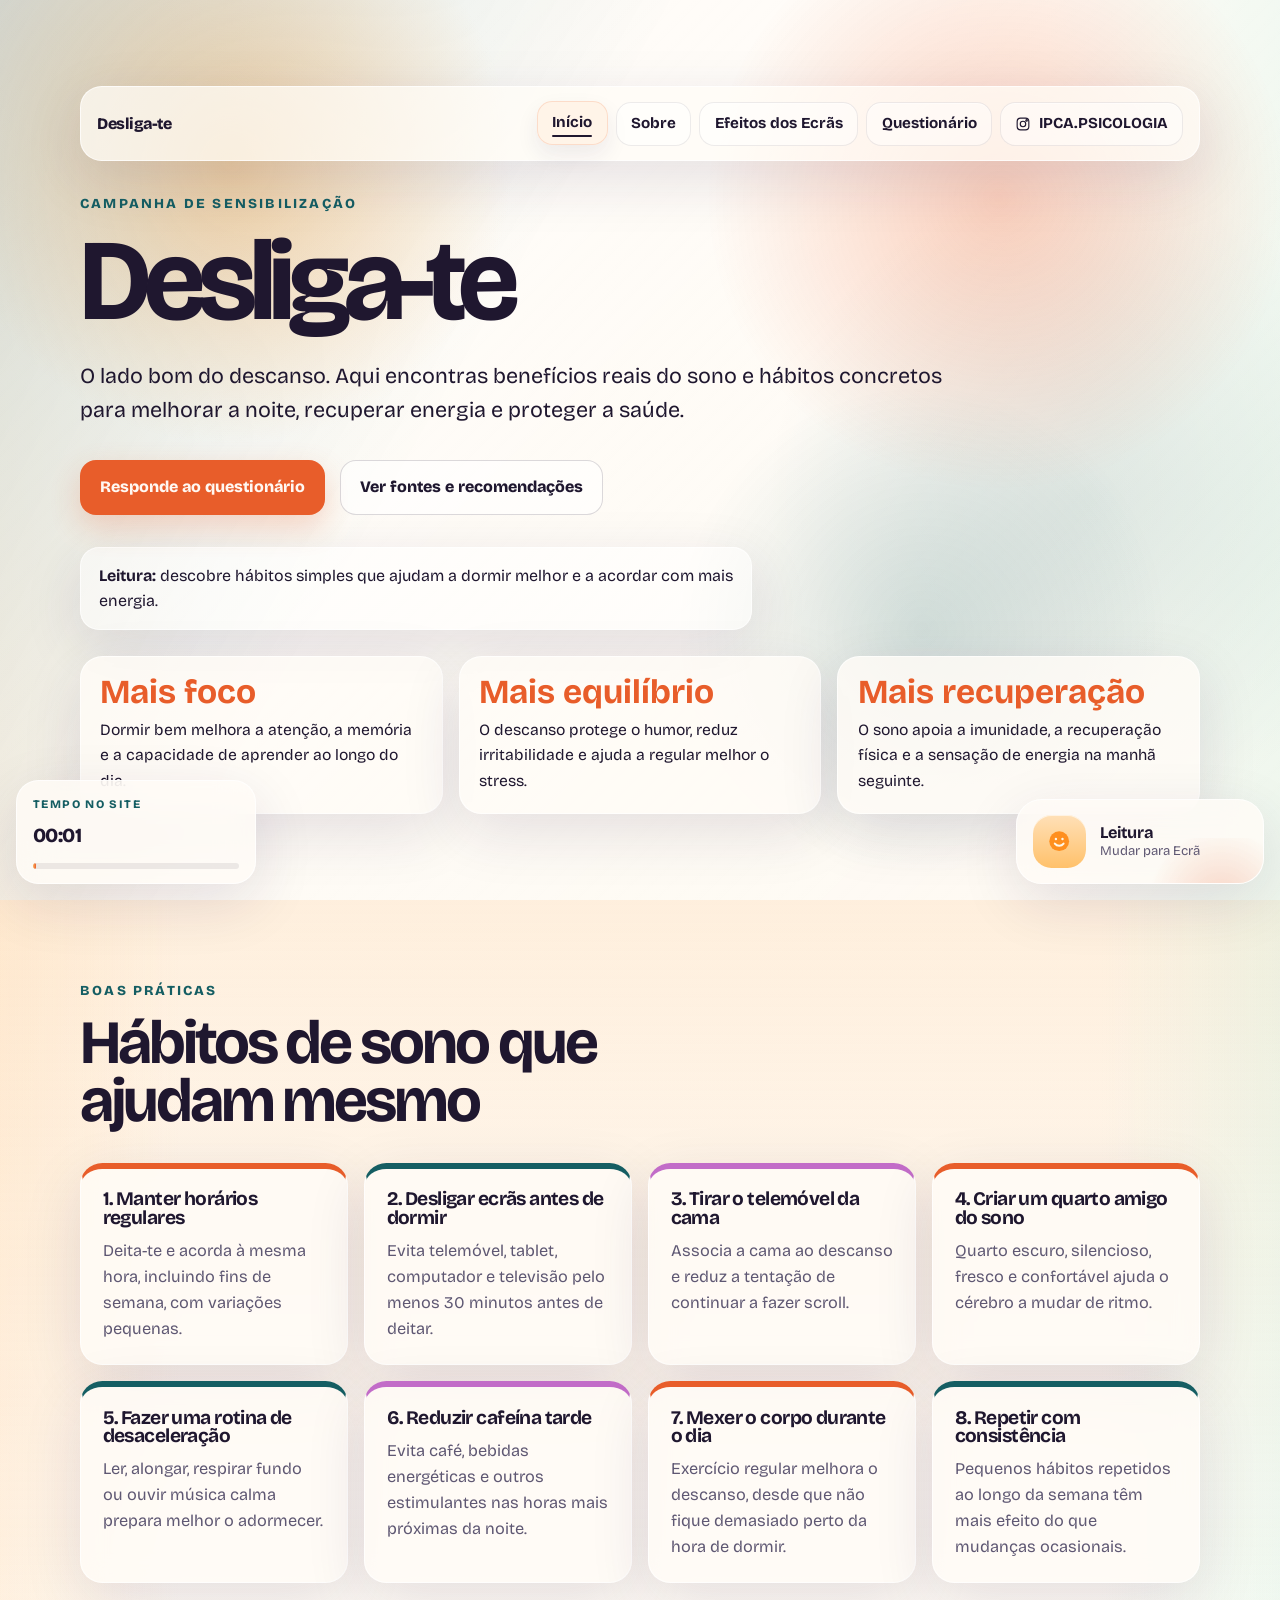
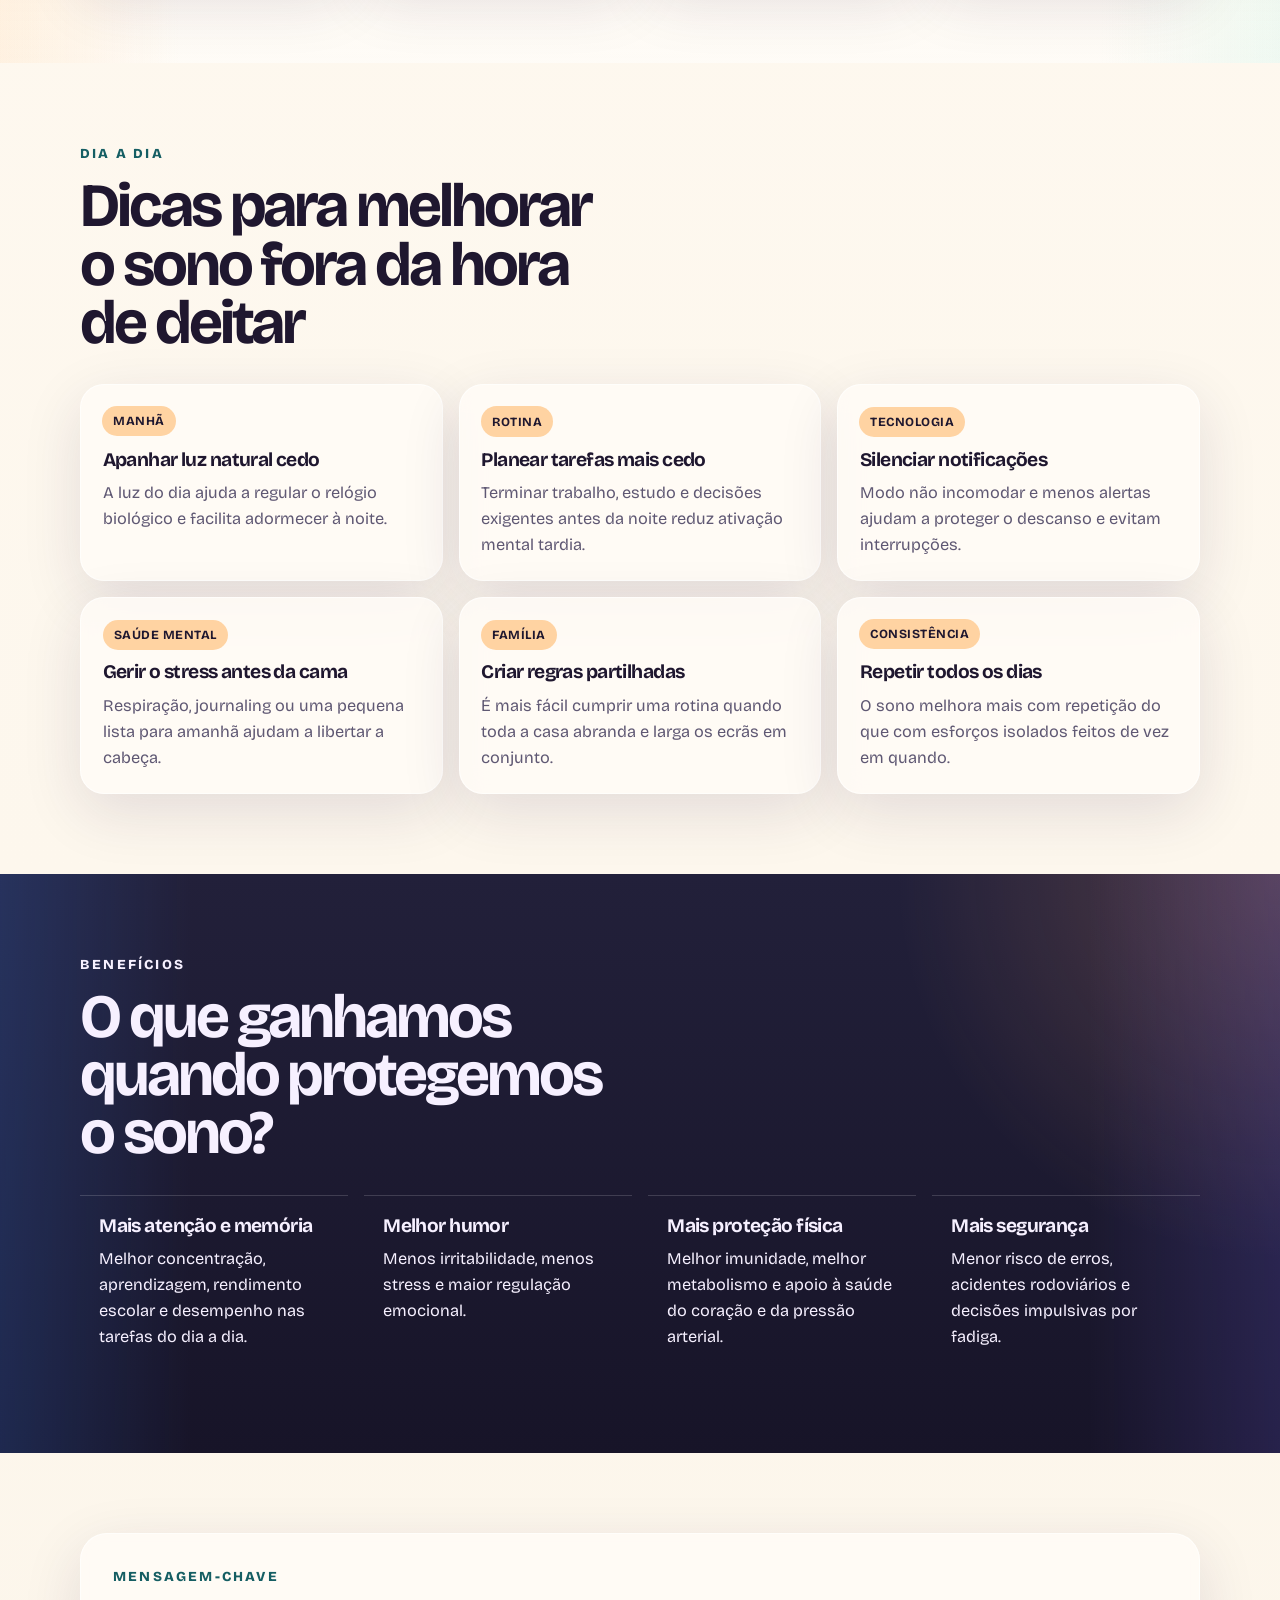
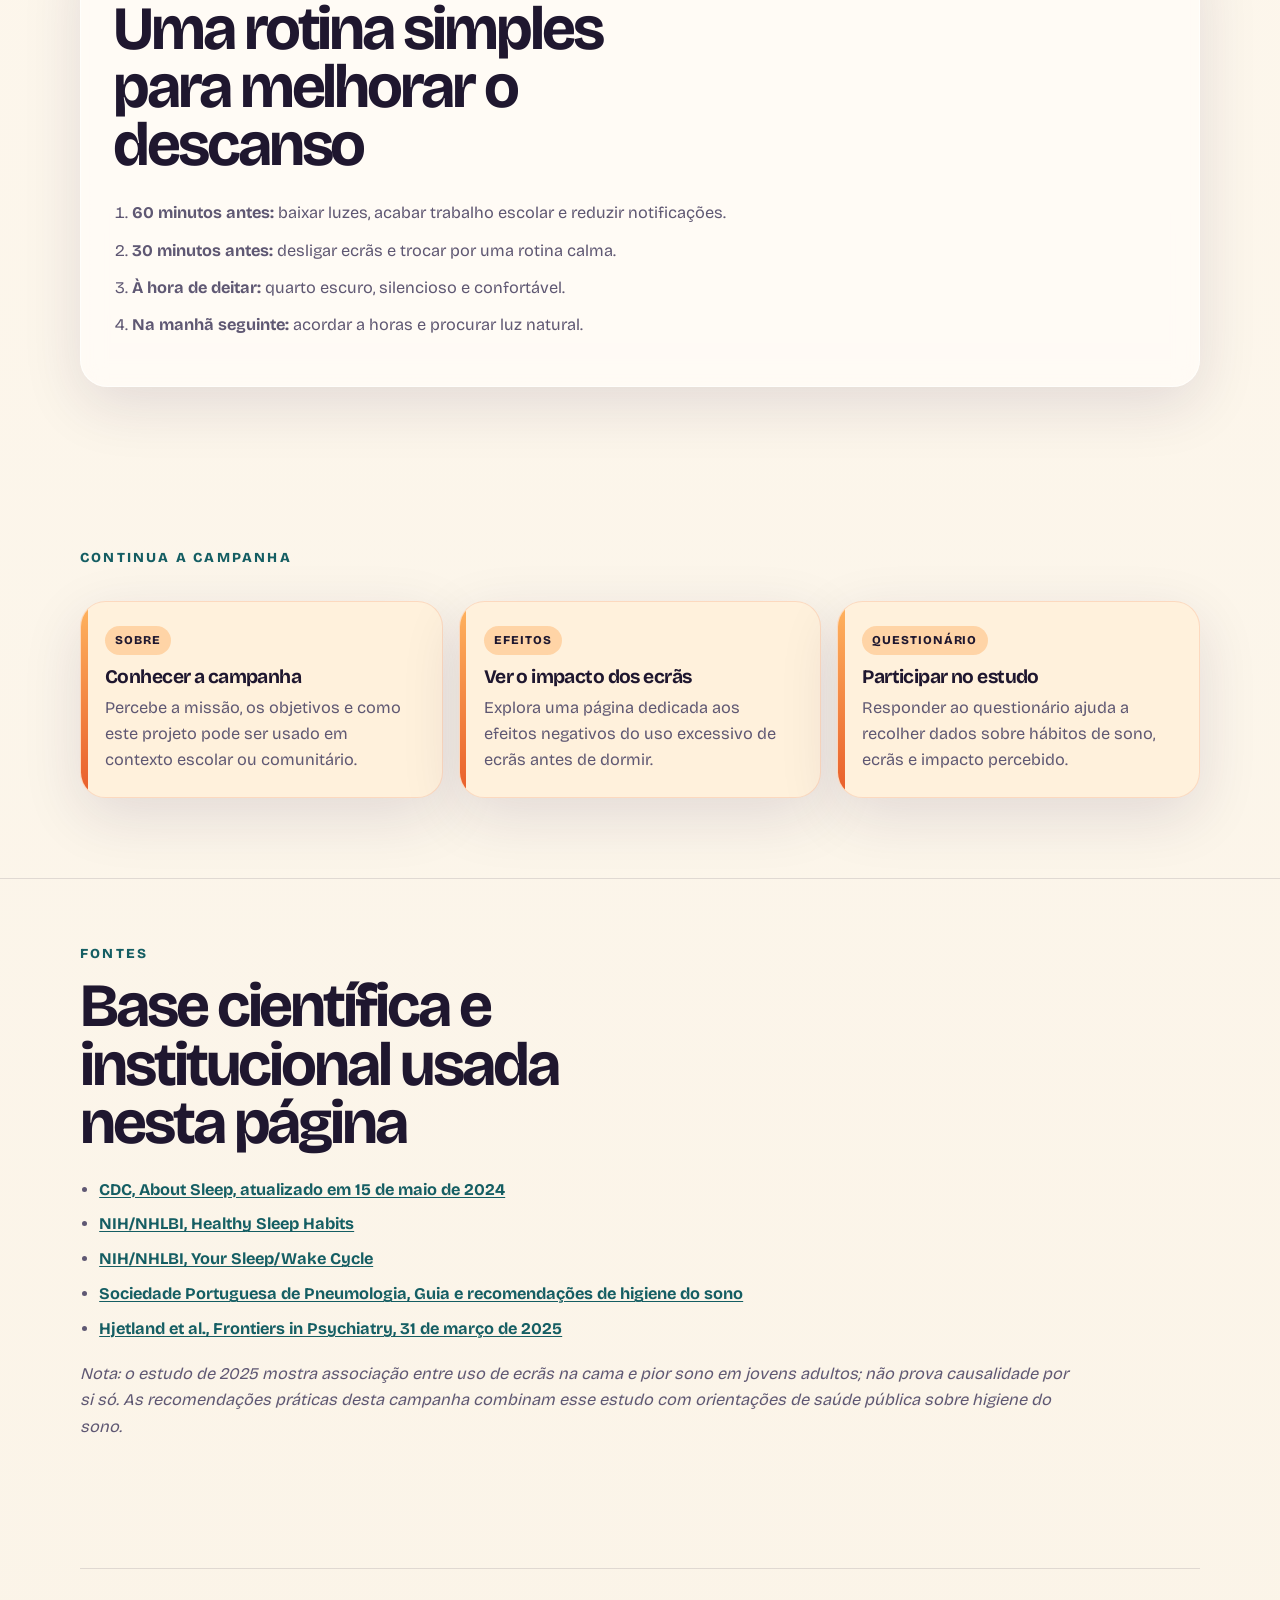
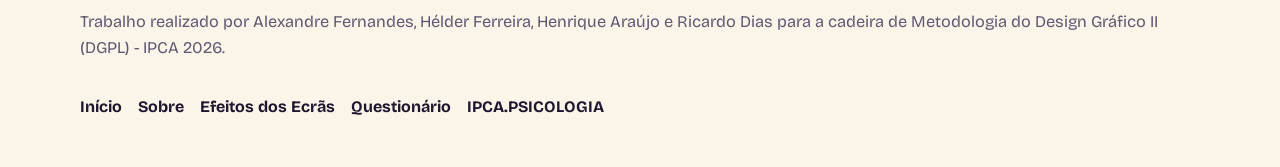
<file: index.html>
<!DOCTYPE html>
<html lang="pt-PT">
<head>
  <meta charset="UTF-8">
  <meta name="viewport" content="width=device-width, initial-scale=1.0">
  <title>Desliga-te</title>
  <link rel="preconnect" href="https://fonts.googleapis.com">
  <link rel="preconnect" href="https://fonts.gstatic.com" crossorigin>
  <link href="https://fonts.googleapis.com/css2?family=Bricolage+Grotesque:wght@400;500;700;800&family=Source+Serif+4:opsz,wght@8..60,400;8..60,600&display=swap" rel="stylesheet">
  <link rel="stylesheet" href="./styles.css">
</head>
<body>
  <header class="hero">
    <div class="hero__mesh" aria-hidden="true"></div>
    <div class="wrap hero__content">
      <nav class="site-nav hero__nav" aria-label="Navegação principal">
        <div class="site-nav__inner">
          <a class="site-nav__brand" href="./index.html">Desliga-te</a>
          <div class="site-nav__links">
            <a href="./index.html" aria-current="page">Início</a>
            <a href="./sobre.html">Sobre</a>
            <a href="./efeitos-ecras.html">Efeitos dos Ecrãs</a>
            <a href="./questionario.html">Questionário</a>
            <a class="site-nav__social" href="https://www.instagram.com/ipca.psicologia/" target="_blank" rel="noreferrer">
              <svg viewBox="0 0 24 24" aria-hidden="true">
                <rect x="3.25" y="3.25" width="17.5" height="17.5" rx="5"></rect>
                <circle cx="12" cy="12" r="4.1"></circle>
                <circle cx="17.35" cy="6.65" r="1.15"></circle>
              </svg>
              <span>IPCA.PSICOLOGIA</span>
            </a>
          </div>
        </div>
      </nav>

      <p class="eyebrow" data-mode-copy="reading">Campanha de Sensibilização</p>
      <p class="eyebrow" data-mode-copy="screen" hidden>Exposição Noturna a Ecrãs</p>
      <h1>Desliga-te</h1>

      <p class="hero__lead" data-mode-copy="reading">
        O lado bom do descanso. Aqui encontras benefícios reais do sono e hábitos concretos
        para melhorar a noite, recuperar energia e proteger a saúde.
      </p>
      <p class="hero__lead" data-mode-copy="screen" hidden>
        O lado que rouba descanso. Aqui vês como o uso excessivo de ecrãs antes de dormir
        encurta o sono, aumenta a ativação mental e piora o dia seguinte.
      </p>

      <div class="hero__actions">
        <a class="button button--primary" href="./questionario.html">Responde ao questionário</a>
        <a class="button button--ghost" href="#fontes">Ver fontes e recomendações</a>
      </div>

      <div class="mode-caption" data-mode-copy="reading">
        <strong>Leitura:</strong> descobre hábitos simples que ajudam a dormir melhor e a acordar com mais energia.
      </div>
      <div class="mode-caption mode-caption--screen" data-mode-copy="screen" hidden>
        <strong>Ecrã:</strong> percebe como a luz, o scroll e o excesso de estímulo podem roubar descanso à tua noite.
      </div>

      <div class="hero__stats hero__stats--reading" data-mode-visibility="reading">
        <article>
          <strong>Mais foco</strong>
          <span>Dormir bem melhora a atenção, a memória e a capacidade de aprender ao longo do dia.</span>
        </article>
        <article>
          <strong>Mais equilíbrio</strong>
          <span>O descanso protege o humor, reduz irritabilidade e ajuda a regular melhor o stress.</span>
        </article>
        <article>
          <strong>Mais recuperação</strong>
          <span>O sono apoia a imunidade, a recuperação física e a sensação de energia na manhã seguinte.</span>
        </article>
      </div>

      <div class="hero__stats hero__stats--screen" data-mode-visibility="screen" hidden>
        <article>
          <strong>+59%</strong>
          <span>de probabilidade de sintomas de insónia por cada hora adicional de ecrã na cama, num estudo com jovens adultos</span>
        </article>
        <article>
          <strong>-24 min</strong>
          <span>de sono por cada hora adicional de ecrã na cama no mesmo estudo</span>
        </article>
        <article>
          <strong>Noite em alerta</strong>
          <span>luz, estimulação e tempo roubado ao descanso prolongam o estado de vigília quando o corpo devia abrandar</span>
        </article>
      </div>
    </div>
  </header>

  <main>
    <section class="section section--tint" data-mode-visibility="reading">
      <div class="wrap">
        <p class="eyebrow">Boas Práticas</p>
        <h2>Hábitos de sono que ajudam mesmo</h2>
        <div class="cards">
          <article class="card">
            <h3>1. Manter horários regulares</h3>
            <p>Deita-te e acorda à mesma hora, incluindo fins de semana, com variações pequenas.</p>
          </article>
          <article class="card">
            <h3>2. Desligar ecrãs antes de dormir</h3>
            <p>Evita telemóvel, tablet, computador e televisão pelo menos 30 minutos antes de deitar.</p>
          </article>
          <article class="card">
            <h3>3. Tirar o telemóvel da cama</h3>
            <p>Associa a cama ao descanso e reduz a tentação de continuar a fazer scroll.</p>
          </article>
          <article class="card">
            <h3>4. Criar um quarto amigo do sono</h3>
            <p>Quarto escuro, silencioso, fresco e confortável ajuda o cérebro a mudar de ritmo.</p>
          </article>
          <article class="card">
            <h3>5. Fazer uma rotina de desaceleração</h3>
            <p>Ler, alongar, respirar fundo ou ouvir música calma prepara melhor o adormecer.</p>
          </article>
          <article class="card">
            <h3>6. Reduzir cafeína tarde</h3>
            <p>Evita café, bebidas energéticas e outros estimulantes nas horas mais próximas da noite.</p>
          </article>
          <article class="card">
            <h3>7. Mexer o corpo durante o dia</h3>
            <p>Exercício regular melhora o descanso, desde que não fique demasiado perto da hora de dormir.</p>
          </article>
          <article class="card">
            <h3>8. Repetir com consistência</h3>
            <p>Pequenos hábitos repetidos ao longo da semana têm mais efeito do que mudanças ocasionais.</p>
          </article>
        </div>
      </div>
    </section>

    <section class="section section--tint" data-mode-visibility="screen" hidden>
      <div class="wrap">
        <p class="eyebrow">Más Práticas</p>
        <h2>Hábitos ligados ao uso de ecrãs que pioram o sono</h2>
        <div class="cards cards--negative">
          <article class="card">
            <h3>1. Ir para a cama com o telemóvel</h3>
            <p>A cama deixa de ser associada ao descanso e passa a funcionar como extensão do ecrã.</p>
          </article>
          <article class="card">
            <h3>2. Ficar online até ao último minuto</h3>
            <p>Sem tempo de desaceleração, o cérebro não entra facilmente em modo de adormecer.</p>
          </article>
          <article class="card">
            <h3>3. Adormecer com notificações ativas</h3>
            <p>Mesmo sem acordares sempre, o corpo mantém-se em estado de vigilância e expectativa.</p>
          </article>
          <article class="card">
            <h3>4. Trocar sono por mais conteúdo</h3>
            <p>Vídeos, jogos e redes sociais empurram a hora de deitar cada vez mais para tarde.</p>
          </article>
          <article class="card">
            <h3>5. Usar o ecrã para “desligar a cabeça”</h3>
            <p>Muitas vezes o efeito é o contrário: mais estímulo, mais ativação e mais dificuldade em parar.</p>
          </article>
          <article class="card">
            <h3>6. Compensar o cansaço com mais cafeína</h3>
            <p>A fadiga do dia seguinte alimenta um ciclo de alerta artificial que volta a perturbar a noite.</p>
          </article>
          <article class="card">
            <h3>7. Misturar estudo, stress e ecrãs</h3>
            <p>Levar trabalho e conflito digital para a última hora do dia prolonga a tensão mental.</p>
          </article>
          <article class="card">
            <h3>8. Normalizar noites curtas</h3>
            <p>Quando a privação se torna rotina, o corpo acumula fadiga e perde capacidade de recuperação.</p>
          </article>
        </div>
      </div>
    </section>

    <section class="section" data-mode-visibility="reading">
      <div class="wrap">
        <p class="eyebrow">Dia a dia</p>
        <h2>Dicas para melhorar o sono fora da hora de deitar</h2>
        <div class="habit-grid">
          <article class="habit">
            <span class="habit__tag">Manhã</span>
            <h3>Apanhar luz natural cedo</h3>
            <p>A luz do dia ajuda a regular o relógio biológico e facilita adormecer à noite.</p>
          </article>
          <article class="habit">
            <span class="habit__tag">Rotina</span>
            <h3>Planear tarefas mais cedo</h3>
            <p>Terminar trabalho, estudo e decisões exigentes antes da noite reduz ativação mental tardia.</p>
          </article>
          <article class="habit">
            <span class="habit__tag">Tecnologia</span>
            <h3>Silenciar notificações</h3>
            <p>Modo não incomodar e menos alertas ajudam a proteger o descanso e evitam interrupções.</p>
          </article>
          <article class="habit">
            <span class="habit__tag">Saúde mental</span>
            <h3>Gerir o stress antes da cama</h3>
            <p>Respiração, journaling ou uma pequena lista para amanhã ajudam a libertar a cabeça.</p>
          </article>
          <article class="habit">
            <span class="habit__tag">Família</span>
            <h3>Criar regras partilhadas</h3>
            <p>É mais fácil cumprir uma rotina quando toda a casa abranda e larga os ecrãs em conjunto.</p>
          </article>
          <article class="habit">
            <span class="habit__tag">Consistência</span>
            <h3>Repetir todos os dias</h3>
            <p>O sono melhora mais com repetição do que com esforços isolados feitos de vez em quando.</p>
          </article>
        </div>
      </div>
    </section>

    <section class="section" data-mode-visibility="screen" hidden>
      <div class="wrap">
        <p class="eyebrow">Consequências</p>
        <h2>O que acontece quando o ecrã domina a noite</h2>
        <div class="habit-grid">
          <article class="habit">
            <span class="habit__tag">Foco</span>
            <h3>Mais distração</h3>
            <p>O cérebro cansado demora mais a concentrar-se e comete mais erros em tarefas simples.</p>
          </article>
          <article class="habit">
            <span class="habit__tag">Humor</span>
            <h3>Mais irritabilidade</h3>
            <p>Com menos descanso, o controlo emocional enfraquece e aumenta a sensibilidade ao stress.</p>
          </article>
          <article class="habit">
            <span class="habit__tag">Energia</span>
            <h3>Mais fadiga</h3>
            <p>O cansaço acumula-se e o corpo entra num ciclo de esforço sem recuperação suficiente.</p>
          </article>
          <article class="habit">
            <span class="habit__tag">Aprendizagem</span>
            <h3>Menor retenção</h3>
            <p>Memória, consolidação de conteúdos e velocidade de processamento ficam mais frágeis.</p>
          </article>
          <article class="habit">
            <span class="habit__tag">Autocontrolo</span>
            <h3>Mais impulsividade</h3>
            <p>Quando a noite é curta, torna-se mais difícil resistir a distrações e repetir o mesmo padrão.</p>
          </article>
          <article class="habit">
            <span class="habit__tag">Rotina</span>
            <h3>Desorganização crescente</h3>
            <p>Quanto pior a noite, mais difícil fica reconstruir hábitos estáveis no dia seguinte.</p>
          </article>
        </div>
      </div>
    </section>

    <section class="section section--dark" data-mode-visibility="reading">
      <div class="wrap">
        <p class="eyebrow">Benefícios</p>
        <h2>O que ganhamos quando protegemos o sono?</h2>
        <div class="benefits">
          <article>
            <h3>Mais atenção e memória</h3>
            <p>Melhor concentração, aprendizagem, rendimento escolar e desempenho nas tarefas do dia a dia.</p>
          </article>
          <article>
            <h3>Melhor humor</h3>
            <p>Menos irritabilidade, menos stress e maior regulação emocional.</p>
          </article>
          <article>
            <h3>Mais proteção física</h3>
            <p>Melhor imunidade, melhor metabolismo e apoio à saúde do coração e da pressão arterial.</p>
          </article>
          <article>
            <h3>Mais segurança</h3>
            <p>Menor risco de erros, acidentes rodoviários e decisões impulsivas por fadiga.</p>
          </article>
        </div>
      </div>
    </section>

    <section class="section section--dark" data-mode-visibility="screen" hidden>
      <div class="wrap">
        <p class="eyebrow">Estatísticas e impacto</p>
        <h2>Porque vale a pena levar isto a sério?</h2>
        <div class="benefits">
          <article>
            <h3>Sono mais curto</h3>
            <p>O tempo de descanso noturno tende a diminuir quando os ecrãs ocupam o último bloco da noite.</p>
          </article>
          <article>
            <h3>Pior qualidade</h3>
            <p>Mesmo dormindo, a recuperação pode ser menor e a manhã seguinte mais pesada.</p>
          </article>
          <article>
            <h3>Maior ativação</h3>
            <p>O cérebro demora mais a abrandar quando recebe luz, notificações e conteúdo estimulante até tarde.</p>
          </article>
          <article>
            <h3>Ciclo repetido</h3>
            <p>A fadiga do dia seguinte aumenta a probabilidade de voltar a usar mal os ecrãs na noite seguinte.</p>
          </article>
        </div>
      </div>
    </section>

    <section class="section" data-mode-visibility="reading">
      <div class="wrap campaign-box">
        <div>
          <p class="eyebrow">Mensagem-chave</p>
          <h2>Uma rotina simples para melhorar o descanso</h2>
        </div>
        <ol class="steps">
          <li><strong>60 minutos antes:</strong> baixar luzes, acabar trabalho escolar e reduzir notificações.</li>
          <li><strong>30 minutos antes:</strong> desligar ecrãs e trocar por uma rotina calma.</li>
          <li><strong>À hora de deitar:</strong> quarto escuro, silencioso e confortável.</li>
          <li><strong>Na manhã seguinte:</strong> acordar a horas e procurar luz natural.</li>
        </ol>
      </div>
    </section>

    <section class="section" data-mode-visibility="screen" hidden>
      <div class="wrap campaign-box campaign-box--warning">
        <div>
          <p class="eyebrow">Mensagem-chave</p>
          <h2>Quando o ecrã entra na cama, o descanso sai de cena</h2>
        </div>
        <ol class="steps">
          <li><strong>Mais luz:</strong> o corpo demora mais a reconhecer que a noite começou.</li>
          <li><strong>Mais estímulo:</strong> o cérebro continua em alerta quando devia abrandar.</li>
          <li><strong>Menos sono:</strong> a hora de deitar desliza e o tempo total de descanso encurta.</li>
          <li><strong>Mais fadiga:</strong> o dia seguinte fica mais pesado e o ciclo tende a repetir-se.</li>
        </ol>
      </div>
    </section>

    <section class="section section--explore">
      <div class="wrap">
        <p class="eyebrow">Continua a campanha</p>
        <div class="launchpad">
          <a class="launchpad__item" href="./sobre.html">
            <span class="launchpad__meta">Sobre</span>
            <h3>Conhecer a campanha</h3>
            <p>Percebe a missão, os objetivos e como este projeto pode ser usado em contexto escolar ou comunitário.</p>
          </a>
          <a class="launchpad__item" href="./efeitos-ecras.html">
            <span class="launchpad__meta">Efeitos</span>
            <h3>Ver o impacto dos ecrãs</h3>
            <p>Explora uma página dedicada aos efeitos negativos do uso excessivo de ecrãs antes de dormir.</p>
          </a>
          <a class="launchpad__item" href="./questionario.html">
            <span class="launchpad__meta">Questionário</span>
            <h3>Participar no estudo</h3>
            <p>Responder ao questionário ajuda a recolher dados sobre hábitos de sono, ecrãs e impacto percebido.</p>
          </a>
        </div>
      </div>
    </section>

    <section class="section section--sources" id="fontes">
      <div class="wrap">
        <p class="eyebrow">Fontes</p>
        <h2>Base científica e institucional usada nesta página</h2>
        <ul class="sources">
          <li><a href="https://www.cdc.gov/sleep/about/index.html" target="_blank" rel="noreferrer">CDC, About Sleep, atualizado em 15 de maio de 2024</a></li>
          <li><a href="https://www.nhlbi.nih.gov/health/sleep-deprivation/healthy-sleep-habits" target="_blank" rel="noreferrer">NIH/NHLBI, Healthy Sleep Habits</a></li>
          <li><a href="https://www.nhlbi.nih.gov/health/sleep/sleep-wake-cycle" target="_blank" rel="noreferrer">NIH/NHLBI, Your Sleep/Wake Cycle</a></li>
          <li><a href="https://www.sppneumologia.pt/noticias/sociedade-portuguesa-de-pneumologia-lanca-desafio-no-dia-mundial-do-sono-faca-do-sono-uma-prioridade" target="_blank" rel="noreferrer">Sociedade Portuguesa de Pneumologia, Guia e recomendações de higiene do sono</a></li>
          <li><a href="https://www.frontiersin.org/journals/psychiatry/articles/10.3389/fpsyt.2025.1548273/full" target="_blank" rel="noreferrer">Hjetland et al., Frontiers in Psychiatry, 31 de março de 2025</a></li>
        </ul>
        <p class="sources__note">
          Nota: o estudo de 2025 mostra associação entre uso de ecrãs na cama e pior sono em jovens adultos; não prova causalidade por si só.
          As recomendações práticas desta campanha combinam esse estudo com orientações de saúde pública sobre higiene do sono.
        </p>
      </div>
    </section>
  </main>

  <footer class="site-footer">
    <div class="wrap site-footer__inner">
      <p>Trabalho realizado por Alexandre Fernandes, Hélder Ferreira, Henrique Araújo e Ricardo Dias para a cadeira de Metodologia do Design Gráfico II (DGPL) - IPCA 2026.</p>
      <div class="site-footer__links">
        <a href="./index.html">Início</a>
        <a href="./sobre.html">Sobre</a>
        <a href="./efeitos-ecras.html">Efeitos dos Ecrãs</a>
        <a href="./questionario.html">Questionário</a>
        <a href="https://www.instagram.com/ipca.psicologia/" target="_blank" rel="noreferrer">IPCA.PSICOLOGIA</a>
      </div>
    </div>
  </footer>
  <script src="./script.js"></script>
</body>
</html>
</file>
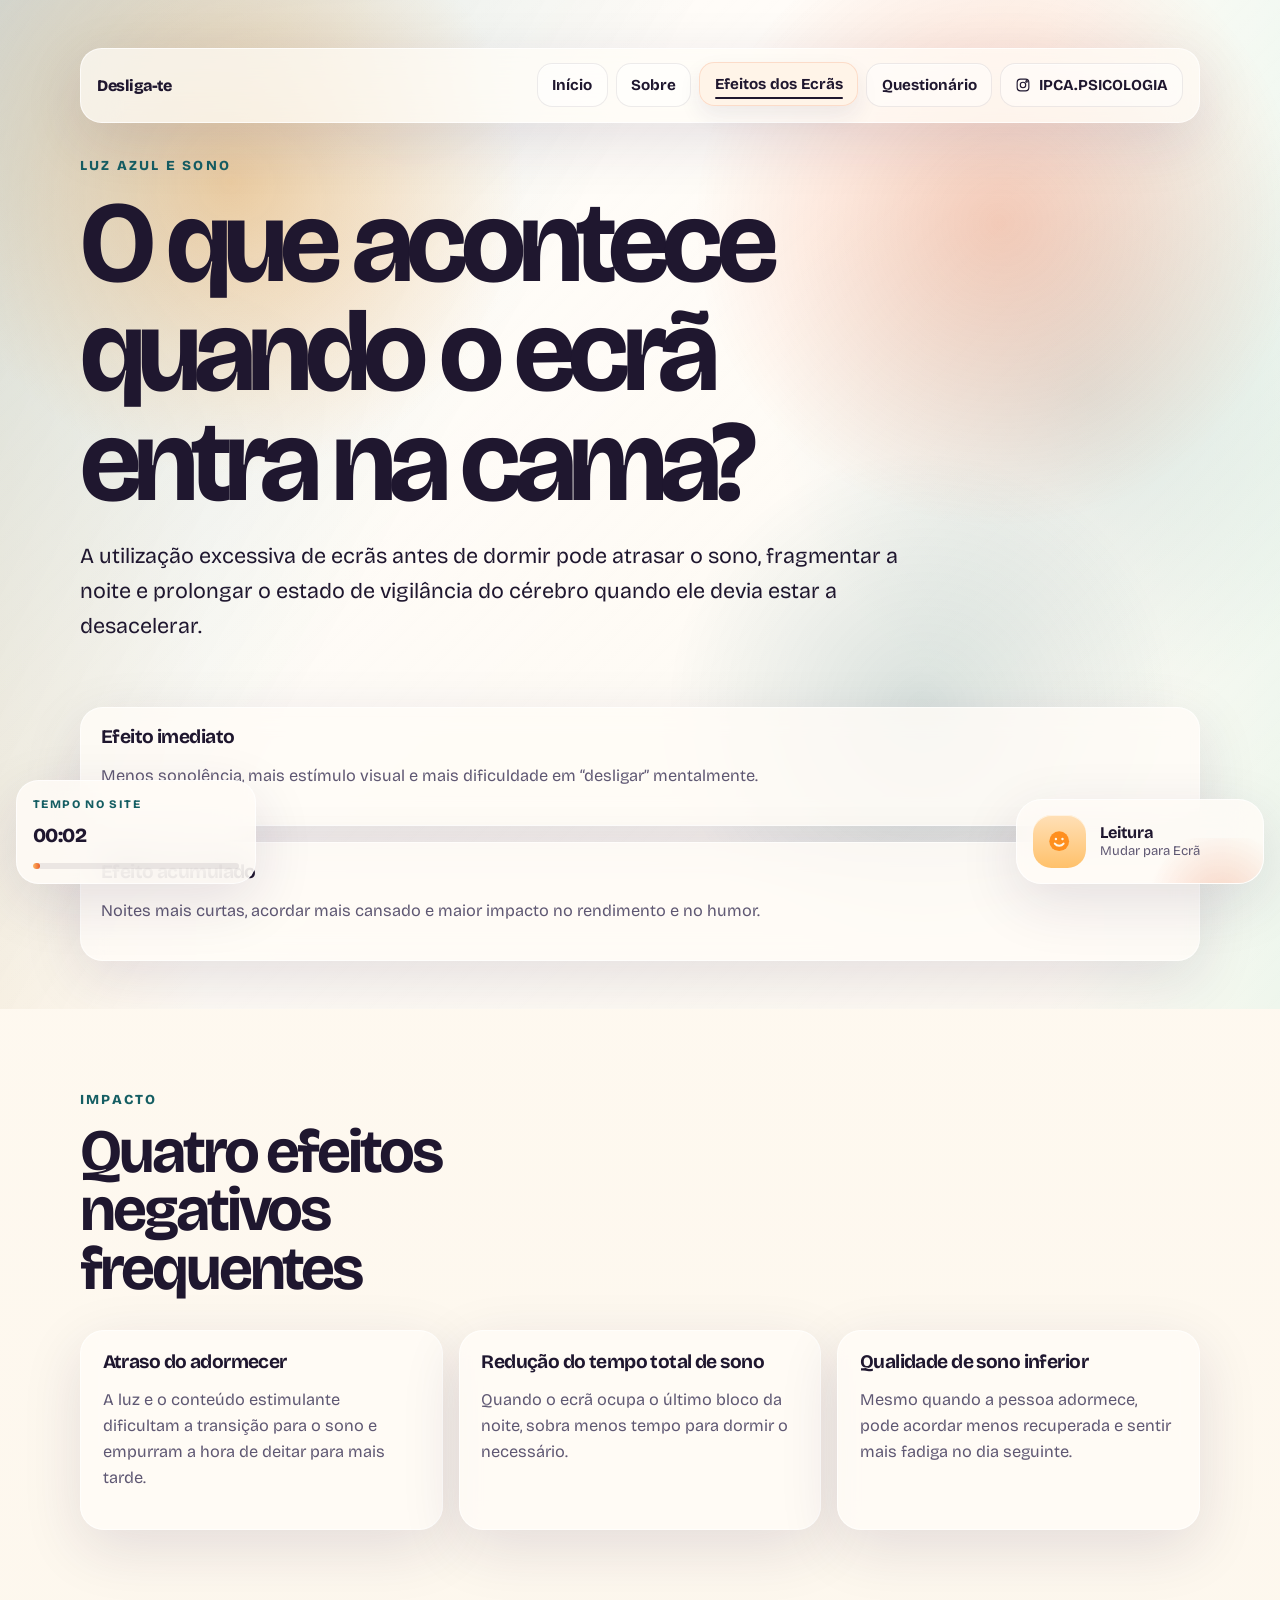
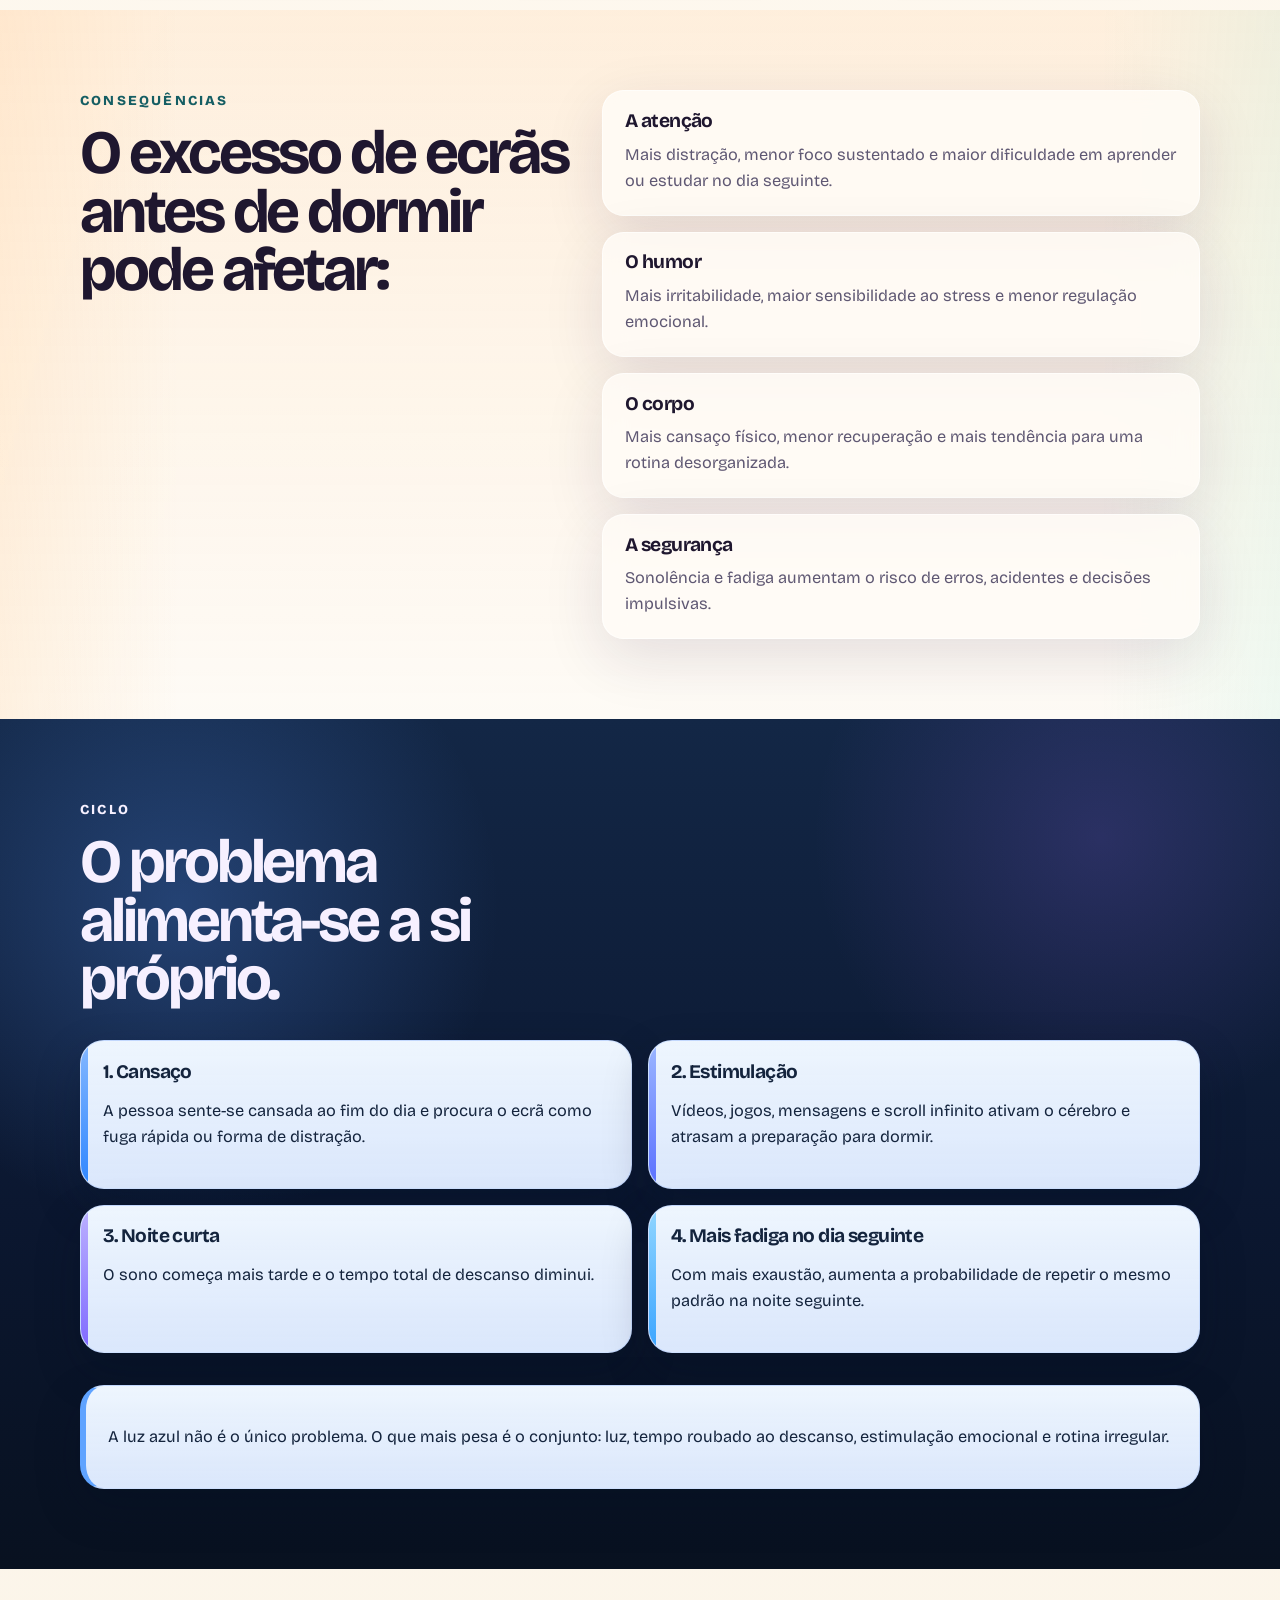
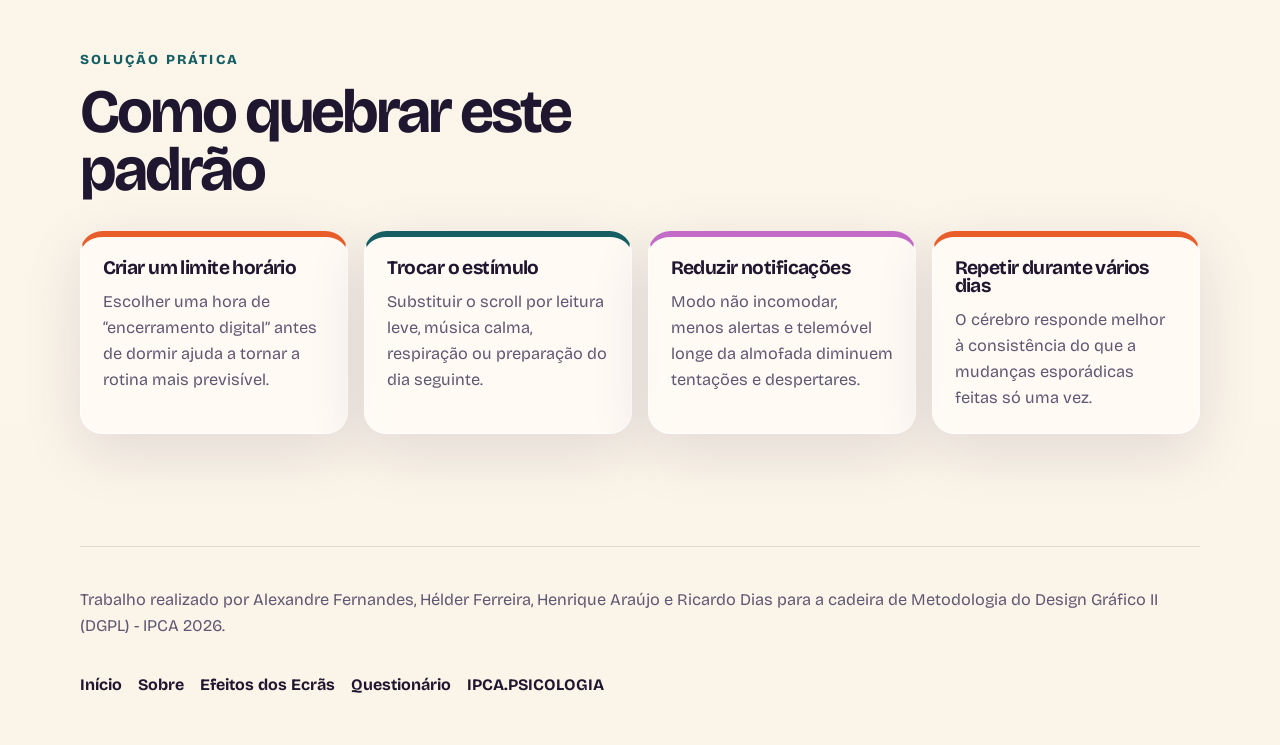
<file: efeitos-ecras.html>
<!DOCTYPE html>
<html lang="pt-PT">
<head>
  <meta charset="UTF-8">
  <meta name="viewport" content="width=device-width, initial-scale=1.0">
  <title>Desliga-te | Efeitos dos Ecrãs</title>
  <link rel="preconnect" href="https://fonts.googleapis.com">
  <link rel="preconnect" href="https://fonts.gstatic.com" crossorigin>
  <link href="https://fonts.googleapis.com/css2?family=Bricolage+Grotesque:wght@400;500;700;800&family=Source+Serif+4:opsz,wght@8..60,400;8..60,600&display=swap" rel="stylesheet">
  <link rel="stylesheet" href="./styles.css">
</head>
<body>
  <header class="hero page-hero">
    <div class="hero__mesh" aria-hidden="true"></div>
    <div class="wrap page-hero__layout">
      <nav class="site-nav" aria-label="Navegação principal">
        <div class="site-nav__inner">
          <a class="site-nav__brand" href="./index.html">Desliga-te</a>
          <div class="site-nav__links">
            <a href="./index.html">Início</a>
            <a href="./sobre.html">Sobre</a>
            <a href="./efeitos-ecras.html" aria-current="page">Efeitos dos Ecrãs</a>
            <a href="./questionario.html">Questionário</a>
            <a class="site-nav__social" href="https://www.instagram.com/ipca.psicologia/" target="_blank" rel="noreferrer">
              <svg viewBox="0 0 24 24" aria-hidden="true">
                <rect x="3.25" y="3.25" width="17.5" height="17.5" rx="5"></rect>
                <circle cx="12" cy="12" r="4.1"></circle>
                <circle cx="17.35" cy="6.65" r="1.15"></circle>
              </svg>
              <span>IPCA.PSICOLOGIA</span>
            </a>
          </div>
        </div>
      </nav>

      <div class="page-hero__copy">
        <p class="eyebrow">Luz Azul e Sono</p>
        <h1>O que acontece quando o ecrã entra na cama?</h1>
        <p class="hero__lead">
          A utilização excessiva de ecrãs antes de dormir pode atrasar o sono, fragmentar a noite
          e prolongar o estado de vigilância do cérebro quando ele devia estar a desacelerar.
        </p>
      </div>

      <div class="page-hero__aside">
        <article>
          <h3>Efeito imediato</h3>
          <p>Menos sonolência, mais estímulo visual e mais dificuldade em “desligar” mentalmente.</p>
        </article>
        <article>
          <h3>Efeito acumulado</h3>
          <p>Noites mais curtas, acordar mais cansado e maior impacto no rendimento e no humor.</p>
        </article>
      </div>
    </div>
  </header>

  <main>
    <section class="section">
      <div class="wrap">
        <p class="eyebrow">Impacto</p>
        <h2>Quatro efeitos negativos frequentes</h2>
        <div class="spotlight-grid">
          <article class="spotlight">
            <h3>Atraso do adormecer</h3>
            <p>A luz e o conteúdo estimulante dificultam a transição para o sono e empurram a hora de deitar para mais tarde.</p>
          </article>
          <article class="spotlight">
            <h3>Redução do tempo total de sono</h3>
            <p>Quando o ecrã ocupa o último bloco da noite, sobra menos tempo para dormir o necessário.</p>
          </article>
          <article class="spotlight">
            <h3>Qualidade de sono inferior</h3>
            <p>Mesmo quando a pessoa adormece, pode acordar menos recuperada e sentir mais fadiga no dia seguinte.</p>
          </article>
        </div>
      </div>
    </section>

    <section class="section section--tint">
      <div class="wrap grid grid--2">
        <div>
          <p class="eyebrow">Consequências</p>
          <h2>O excesso de ecrãs antes de dormir pode afetar:</h2>
        </div>
        <div class="stack">
          <div class="note">
            <h3>A atenção</h3>
            <p>Mais distração, menor foco sustentado e maior dificuldade em aprender ou estudar no dia seguinte.</p>
          </div>
          <div class="note">
            <h3>O humor</h3>
            <p>Mais irritabilidade, maior sensibilidade ao stress e menor regulação emocional.</p>
          </div>
          <div class="note">
            <h3>O corpo</h3>
            <p>Mais cansaço físico, menor recuperação e mais tendência para uma rotina desorganizada.</p>
          </div>
          <div class="note">
            <h3>A segurança</h3>
            <p>Sonolência e fadiga aumentam o risco de erros, acidentes e decisões impulsivas.</p>
          </div>
        </div>
      </div>
    </section>

    <section class="section section--dark section--cycle">
      <div class="wrap">
        <p class="eyebrow">Ciclo</p>
        <h2>O problema alimenta-se a si próprio.</h2>
        <div class="resource-grid">
          <article class="resource">
            <h3>1. Cansaço</h3>
            <p>A pessoa sente-se cansada ao fim do dia e procura o ecrã como fuga rápida ou forma de distração.</p>
          </article>
          <article class="resource">
            <h3>2. Estimulação</h3>
            <p>Vídeos, jogos, mensagens e scroll infinito ativam o cérebro e atrasam a preparação para dormir.</p>
          </article>
          <article class="resource">
            <h3>3. Noite curta</h3>
            <p>O sono começa mais tarde e o tempo total de descanso diminui.</p>
          </article>
          <article class="resource">
            <h3>4. Mais fadiga no dia seguinte</h3>
            <p>Com mais exaustão, aumenta a probabilidade de repetir o mesmo padrão na noite seguinte.</p>
          </article>
        </div>

        <div class="quote-panel">
          <p>
            A luz azul não é o único problema. O que mais pesa é o conjunto: luz, tempo roubado ao descanso, estimulação emocional e rotina irregular.
          </p>
        </div>
      </div>
    </section>

    <section class="section">
      <div class="wrap">
        <p class="eyebrow">Solução prática</p>
        <h2>Como quebrar este padrão</h2>
        <div class="cards">
          <article class="card">
            <h3>Criar um limite horário</h3>
            <p>Escolher uma hora de “encerramento digital” antes de dormir ajuda a tornar a rotina mais previsível.</p>
          </article>
          <article class="card">
            <h3>Trocar o estímulo</h3>
            <p>Substituir o scroll por leitura leve, música calma, respiração ou preparação do dia seguinte.</p>
          </article>
          <article class="card">
            <h3>Reduzir notificações</h3>
            <p>Modo não incomodar, menos alertas e telemóvel longe da almofada diminuem tentações e despertares.</p>
          </article>
          <article class="card">
            <h3>Repetir durante vários dias</h3>
            <p>O cérebro responde melhor à consistência do que a mudanças esporádicas feitas só uma vez.</p>
          </article>
        </div>
      </div>
    </section>
  </main>

  <footer class="site-footer">
    <div class="wrap site-footer__inner">
      <p>Trabalho realizado por Alexandre Fernandes, Hélder Ferreira, Henrique Araújo e Ricardo Dias para a cadeira de Metodologia do Design Gráfico II (DGPL) - IPCA 2026.</p>
      <div class="site-footer__links">
        <a href="./index.html">Início</a>
        <a href="./sobre.html">Sobre</a>
        <a href="./efeitos-ecras.html">Efeitos dos Ecrãs</a>
        <a href="./questionario.html">Questionário</a>
        <a href="https://www.instagram.com/ipca.psicologia/" target="_blank" rel="noreferrer">IPCA.PSICOLOGIA</a>
      </div>
    </div>
  </footer>
  <script src="./script.js"></script>
</body>
</html>
</file>
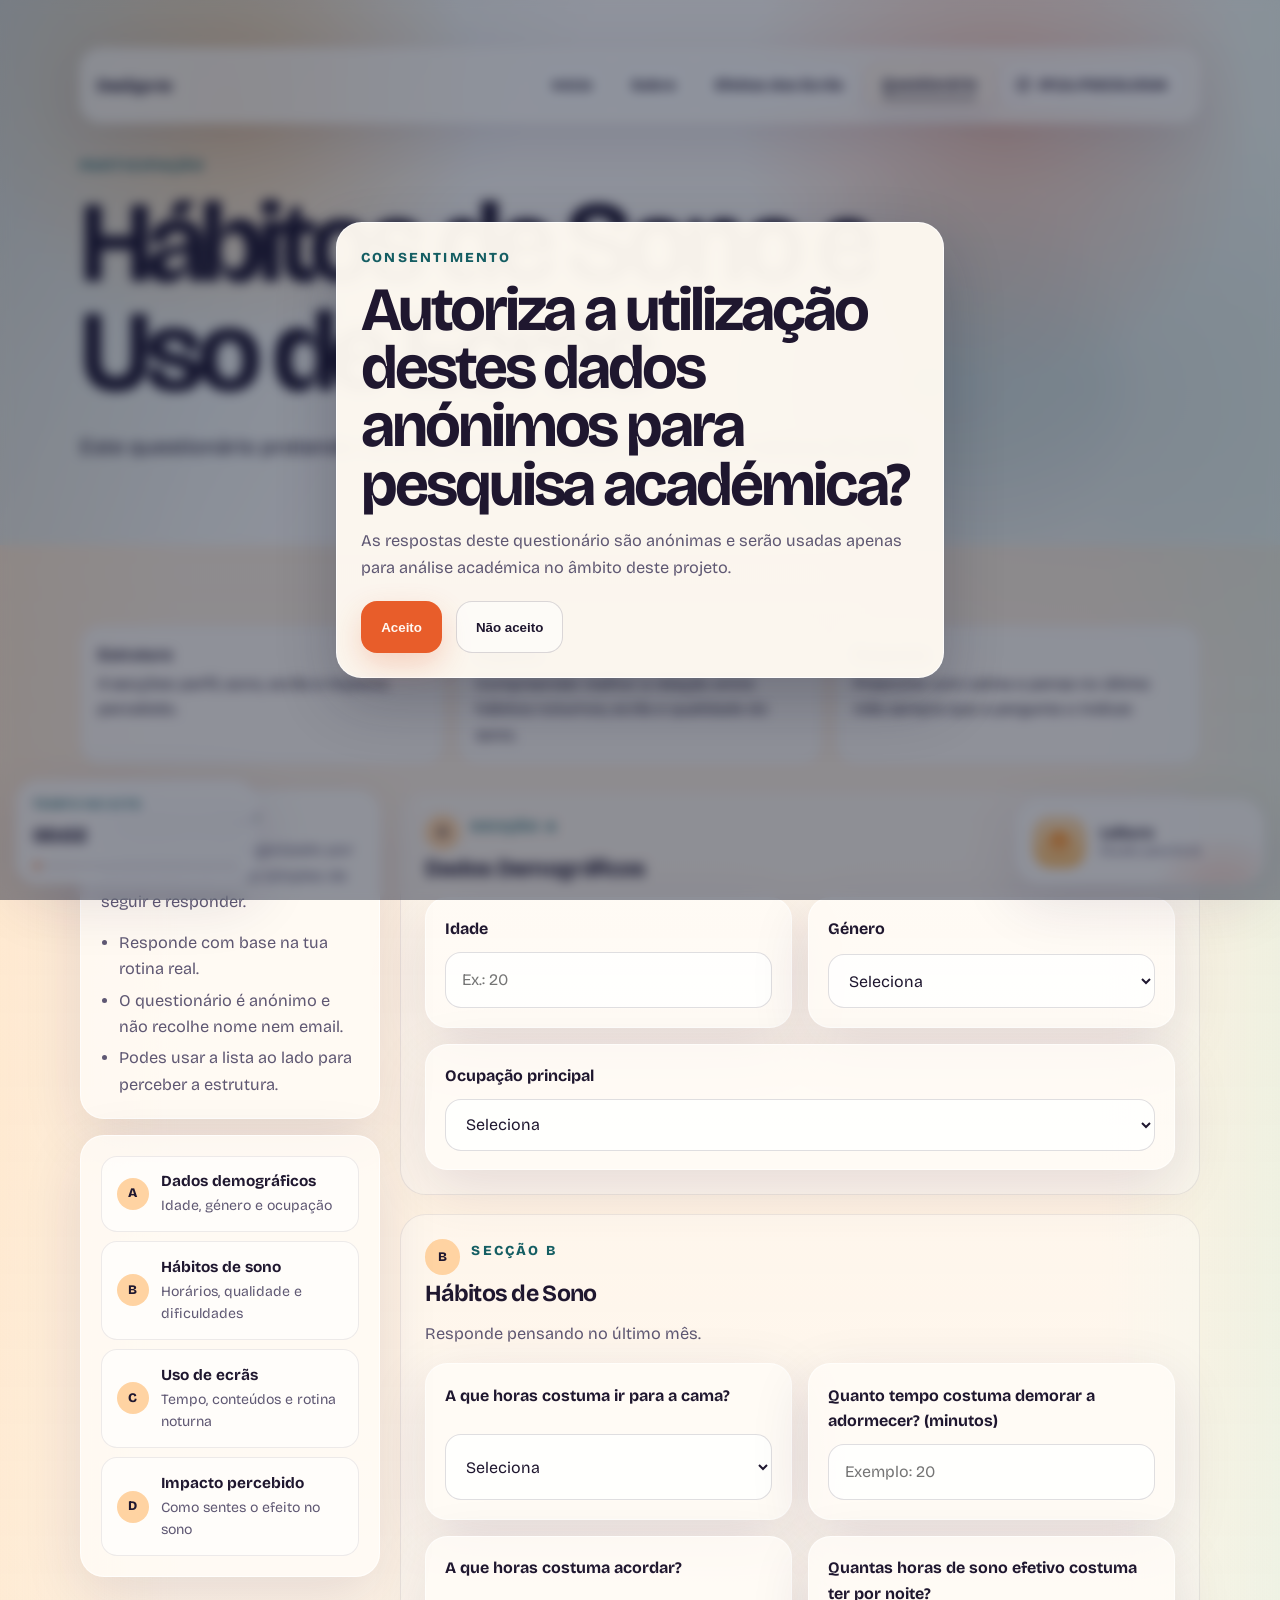
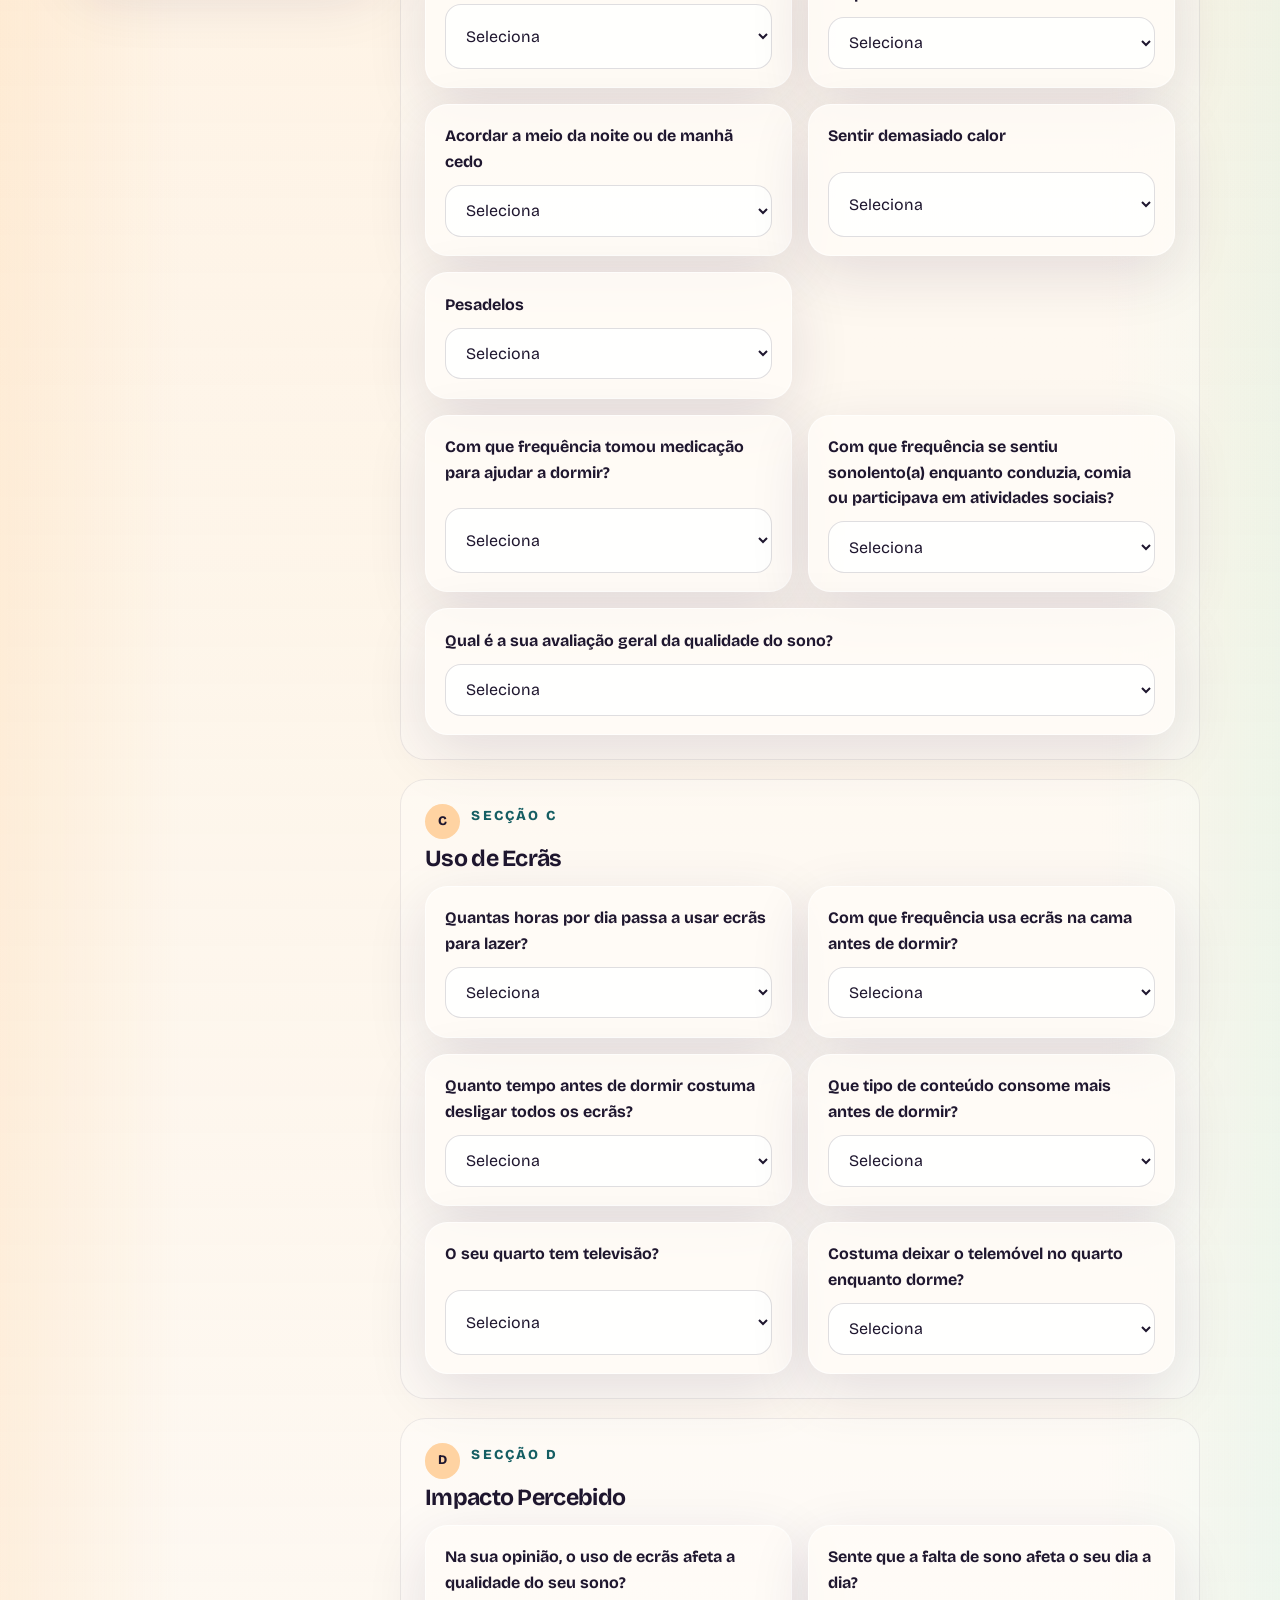
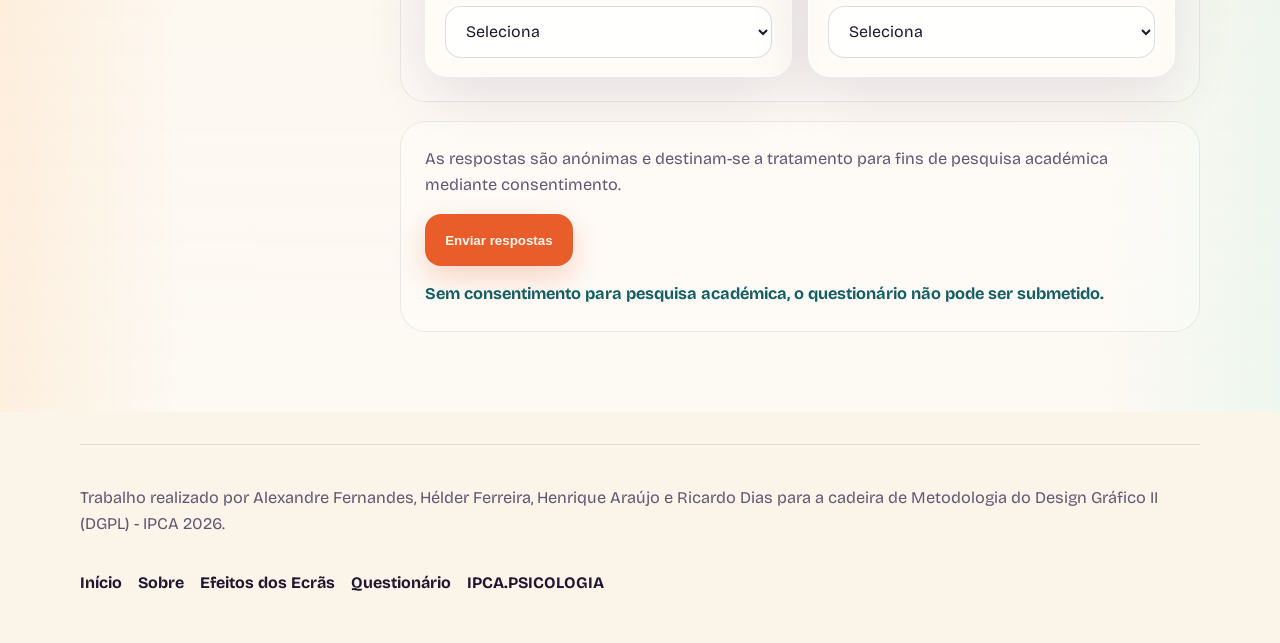
<file: questionario.html>
<!DOCTYPE html>
<html lang="pt-PT">
<head>
  <meta charset="UTF-8">
  <meta name="viewport" content="width=device-width, initial-scale=1.0">
  <title>Desliga-te | Questionário</title>
  <link rel="preconnect" href="https://fonts.googleapis.com">
  <link rel="preconnect" href="https://fonts.gstatic.com" crossorigin>
  <link href="https://fonts.googleapis.com/css2?family=Bricolage+Grotesque:wght@400;500;700;800&family=Source+Serif+4:opsz,wght@8..60,400;8..60,600&display=swap" rel="stylesheet">
  <link rel="stylesheet" href="./styles.css">
</head>
<body>
  <header class="hero page-hero">
    <div class="hero__mesh" aria-hidden="true"></div>
    <div class="wrap page-hero__layout">
      <nav class="site-nav" aria-label="Navegação principal">
        <div class="site-nav__inner">
          <a class="site-nav__brand" href="./index.html">Desliga-te</a>
          <div class="site-nav__links">
            <a href="./index.html">Início</a>
            <a href="./sobre.html">Sobre</a>
            <a href="./efeitos-ecras.html">Efeitos dos Ecrãs</a>
            <a href="./questionario.html" aria-current="page">Questionário</a>
            <a class="site-nav__social" href="https://www.instagram.com/ipca.psicologia/" target="_blank" rel="noreferrer">
              <svg viewBox="0 0 24 24" aria-hidden="true">
                <rect x="3.25" y="3.25" width="17.5" height="17.5" rx="5"></rect>
                <circle cx="12" cy="12" r="4.1"></circle>
                <circle cx="17.35" cy="6.65" r="1.15"></circle>
              </svg>
              <span>IPCA.PSICOLOGIA</span>
            </a>
          </div>
        </div>
      </nav>
      <div class="page-hero__copy">
        <p class="eyebrow">Participação</p>
        <h1>Hábitos de Sono e Uso de Ecrãs</h1>
        <p class="hero__lead">
          Este questionário pretende recolher dados para sabermos os teus hábitos de sono.
        </p>
      </div>
    </div>
  </header>

  <main>
    <section class="section section--tint" id="questionario">
      <div class="wrap">
        <div class="form-meta">
          <article class="form-meta__item">
            <strong>Estrutura</strong>
            <span>4 secções: perfil, sono, ecrãs e impacto percebido.</span>
          </article>
          <article class="form-meta__item">
            <strong>Objetivo</strong>
            <span>Compreender melhor a relação entre hábitos noturnos, ecrãs e qualidade do sono.</span>
          </article>
          <article class="form-meta__item">
            <strong>Resposta</strong>
            <span>Preenche com calma e pensa no último mês sempre que a pergunta o indicar.</span>
          </article>
        </div>

        <div class="questionnaire-shell">
          <aside class="questionnaire-aside" aria-label="Resumo do questionário">
            <article class="questionnaire-card">
              <h3>Antes de começar</h3>
              <p>O formulário está organizado por blocos para ser mais simples de seguir e responder.</p>
              <ul>
                <li>Responde com base na tua rotina real.</li>
                <li>O questionário é anónimo e não recolhe nome nem email.</li>
                <li>Podes usar a lista ao lado para perceber a estrutura.</li>
              </ul>
            </article>

            <nav class="questionnaire-card questionnaire-index" aria-label="Secções do formulário">
              <a href="#sec-a">
                <span class="questionnaire-index__tag">A</span>
                <span class="questionnaire-index__text"><strong>Dados demográficos</strong><span>Idade, género e ocupação</span></span>
              </a>
              <a href="#sec-b">
                <span class="questionnaire-index__tag">B</span>
                <span class="questionnaire-index__text"><strong>Hábitos de sono</strong><span>Horários, qualidade e dificuldades</span></span>
              </a>
              <a href="#sec-c">
                <span class="questionnaire-index__tag">C</span>
                <span class="questionnaire-index__text"><strong>Uso de ecrãs</strong><span>Tempo, conteúdos e rotina noturna</span></span>
              </a>
              <a href="#sec-d">
                <span class="questionnaire-index__tag">D</span>
                <span class="questionnaire-index__text"><strong>Impacto percebido</strong><span>Como sentes o efeito no sono</span></span>
              </a>
            </nav>
          </aside>

          <div class="questionnaire-main">
        <form class="survey-form" id="survey-form">
          <input type="hidden" name="consentimento_pesquisa" id="consentimento-pesquisa" value="">
          <section class="form-section" id="sec-a">
            <div class="form-section__head">
              <div class="form-section__topline">
                <span class="form-section__badge">A</span>
                <p class="eyebrow">Secção A</p>
              </div>
              <h3>Dados Demográficos</h3>
            </div>

            <div class="field-grid">
              <label class="field">
                <span>Idade</span>
                <input type="number" name="idade" min="1" step="1" placeholder="Ex.: 20" required>
              </label>

              <label class="field">
                <span>Género</span>
                <select name="genero" required>
                  <option value="">Seleciona</option>
                  <option value="feminino">Feminino</option>
                  <option value="masculino">Masculino</option>
                  <option value="prefiro nao responder">Prefiro não responder</option>
                </select>
              </label>
            </div>

            <label class="field">
              <span>Ocupação principal</span>
              <select name="ocupacao_principal" required>
                <option value="">Seleciona</option>
                <option value="estudante basico secundario">Estudante (Ensino Básico/Secundário)</option>
                <option value="estudante superior">Estudante (Ensino Superior)</option>
                <option value="trabalhador tempo inteiro">Trabalhador(a) a tempo inteiro</option>
                <option value="trabalhador tempo parcial">Trabalhador(a) a tempo parcial</option>
                <option value="reformado">Reformado(a)</option>
                <option value="desempregado">Desempregado(a)</option>
              </select>
            </label>
          </section>

          <section class="form-section" id="sec-b">
            <div class="form-section__head">
              <div class="form-section__topline">
                <span class="form-section__badge">B</span>
                <p class="eyebrow">Secção B</p>
              </div>
              <h3>Hábitos de Sono</h3>
            </div>

            <p class="section-note">Responde pensando no último mês.</p>

            <div class="field-grid">
              <label class="field">
                <span>A que horas costuma ir para a cama?</span>
                <select name="hora_deitar" required>
                  <option value="">Seleciona</option>
                  <option value="00:00">00:00</option>
                  <option value="01:00">01:00</option>
                  <option value="02:00">02:00</option>
                  <option value="03:00">03:00</option>
                  <option value="04:00">04:00</option>
                  <option value="05:00">05:00</option>
                  <option value="06:00">06:00</option>
                  <option value="07:00">07:00</option>
                  <option value="08:00">08:00</option>
                  <option value="09:00">09:00</option>
                  <option value="10:00">10:00</option>
                  <option value="11:00">11:00</option>
                  <option value="12:00">12:00</option>
                  <option value="13:00">13:00</option>
                  <option value="14:00">14:00</option>
                  <option value="15:00">15:00</option>
                  <option value="16:00">16:00</option>
                  <option value="17:00">17:00</option>
                  <option value="18:00">18:00</option>
                  <option value="19:00">19:00</option>
                  <option value="20:00">20:00</option>
                  <option value="21:00">21:00</option>
                  <option value="22:00">22:00</option>
                  <option value="23:00">23:00</option>
                </select>
              </label>

              <label class="field">
                <span>Quanto tempo costuma demorar a adormecer? (minutos)</span>
                <input type="number" name="minutos_adormecer" min="0" step="1" placeholder="Exemplo: 20" required>
              </label>
            </div>

            <div class="field-grid">
              <label class="field">
                <span>A que horas costuma acordar?</span>
                <select name="hora_acordar" required>
                  <option value="">Seleciona</option>
                  <option value="00:00">00:00</option>
                  <option value="01:00">01:00</option>
                  <option value="02:00">02:00</option>
                  <option value="03:00">03:00</option>
                  <option value="04:00">04:00</option>
                  <option value="05:00">05:00</option>
                  <option value="06:00">06:00</option>
                  <option value="07:00">07:00</option>
                  <option value="08:00">08:00</option>
                  <option value="09:00">09:00</option>
                  <option value="10:00">10:00</option>
                  <option value="11:00">11:00</option>
                  <option value="12:00">12:00</option>
                  <option value="13:00">13:00</option>
                  <option value="14:00">14:00</option>
                  <option value="15:00">15:00</option>
                  <option value="16:00">16:00</option>
                  <option value="17:00">17:00</option>
                  <option value="18:00">18:00</option>
                  <option value="19:00">19:00</option>
                  <option value="20:00">20:00</option>
                  <option value="21:00">21:00</option>
                  <option value="22:00">22:00</option>
                  <option value="23:00">23:00</option>
                </select>
              </label>

              <label class="field">
                <span>Quantas horas de sono efetivo costuma ter por noite?</span>
                <select name="horas_sono_efetivo" required>
                  <option value="">Seleciona</option>
                  <option value="1">1 hora</option>
                  <option value="2">2 horas</option>
                  <option value="3">3 horas</option>
                  <option value="4">4 horas</option>
                  <option value="5">5 horas</option>
                  <option value="6">6 horas</option>
                  <option value="7">7 horas</option>
                  <option value="8">8 horas</option>
                  <option value="9">9 horas</option>
                  <option value="10">10 horas</option>
                  <option value="11">11 horas</option>
                  <option value="12">12 horas</option>
                </select>
              </label>
            </div>

            <div class="field-grid field-grid--dense">
              <label class="field"><span>Acordar a meio da noite ou de manhã cedo</span><select name="sono_prob_5b" required><option value="">Seleciona</option><option value="nunca">Nunca durante o último mês</option><option value="menos_1_semana">Menos de uma vez por semana</option><option value="1_2_semana">Uma ou duas vezes por semana</option><option value="3_ou_mais_semana">Três ou mais vezes por semana</option></select></label>
              <label class="field"><span>Sentir demasiado calor</span><select name="sono_prob_5g" required><option value="">Seleciona</option><option value="nunca">Nunca durante o último mês</option><option value="menos_1_semana">Menos de uma vez por semana</option><option value="1_2_semana">Uma ou duas vezes por semana</option><option value="3_ou_mais_semana">Três ou mais vezes por semana</option></select></label>
              <label class="field"><span>Pesadelos</span><select name="sono_prob_5h" required><option value="">Seleciona</option><option value="nunca">Nunca durante o último mês</option><option value="menos_1_semana">Menos de uma vez por semana</option><option value="1_2_semana">Uma ou duas vezes por semana</option><option value="3_ou_mais_semana">Três ou mais vezes por semana</option></select></label>
            </div>

            <div class="field-grid">
              <label class="field">
                <span>Com que frequência tomou medicação para ajudar a dormir?</span>
                <select name="medicacao_dormir" required>
                  <option value="">Seleciona</option>
                  <option value="nunca">Nunca durante o último mês</option>
                  <option value="menos_1_semana">Menos de uma vez por semana</option>
                  <option value="1_2_semana">Uma ou duas vezes por semana</option>
                  <option value="3_ou_mais_semana">Três ou mais vezes por semana</option>
                </select>
              </label>

              <label class="field">
                <span>Com que frequência se sentiu sonolento(a) enquanto conduzia, comia ou participava em atividades sociais?</span>
                <select name="sonolencia_atividades" required>
                  <option value="">Seleciona</option>
                  <option value="nunca">Nunca durante o último mês</option>
                  <option value="menos_1_semana">Menos de uma vez por semana</option>
                  <option value="1_2_semana">Uma ou duas vezes por semana</option>
                  <option value="3_ou_mais_semana">Três ou mais vezes por semana</option>
                </select>
              </label>
            </div>

            <label class="field">
              <span>Qual é a sua avaliação geral da qualidade do sono?</span>
              <select name="qualidade_sono_geral" required>
                <option value="">Seleciona</option>
                <option value="muito_boa">Muito boa</option>
                <option value="boa">Boa</option>
                <option value="ma">Má</option>
                <option value="muito_ma">Muito má</option>
              </select>
            </label>
          </section>

          <section class="form-section" id="sec-c">
            <div class="form-section__head">
              <div class="form-section__topline">
                <span class="form-section__badge">C</span>
                <p class="eyebrow">Secção C</p>
              </div>
              <h3>Uso de Ecrãs</h3>
            </div>

            <div class="field-grid">
              <label class="field">
                <span>Quantas horas por dia passa a usar ecrãs para lazer?</span>
                <select name="ecras_horas_lazer" required>
                  <option value="">Seleciona</option>
                  <option value="menos_1h">Menos de 1 hora</option>
                  <option value="1_2h">1-2 horas</option>
                  <option value="3_4h">3-4 horas</option>
                  <option value="5_6h">5-6 horas</option>
                  <option value="mais_6h">Mais de 6 horas</option>
                </select>
              </label>

              <label class="field">
                <span>Com que frequência usa ecrãs na cama antes de dormir?</span>
                <select name="ecras_cama_frequencia" required>
                  <option value="">Seleciona</option>
                  <option value="nunca">Nunca</option>
                  <option value="raramente">Raramente (1-2 vezes por semana)</option>
                  <option value="algumas_vezes">Algumas vezes (3-4 vezes por semana)</option>
                  <option value="frequentemente">Frequentemente (5-6 vezes por semana)</option>
                  <option value="sempre">Sempre (todos os dias)</option>
                </select>
              </label>
            </div>

            <div class="field-grid">
              <label class="field">
                <span>Quanto tempo antes de dormir costuma desligar todos os ecrãs?</span>
                <select name="ecras_desligar_antes_dormir" required>
                  <option value="">Seleciona</option>
                  <option value="nao_desligo">Não desligo os ecrãs antes de dormir</option>
                  <option value="menos_15">Menos de 15 minutos</option>
                  <option value="15_30">15-30 minutos</option>
                  <option value="31_60">31-60 minutos</option>
                  <option value="mais_60">Mais de 60 minutos</option>
                </select>
              </label>

              <label class="field">
                <span>Que tipo de conteúdo consome mais antes de dormir?</span>
                <select name="ecras_conteudo_noite" required>
                  <option value="">Seleciona</option>
                  <option value="redes_sociais">Redes sociais</option>
                  <option value="jogos">Jogos</option>
                  <option value="videos_filmes_series">Vídeos/Filmes/Séries</option>
                  <option value="noticias_leitura">Notícias/Leitura</option>
                  <option value="trabalho_estudo">Trabalho/Estudo</option>
                </select>
              </label>
            </div>

            <div class="field-grid">
              <label class="field">
                <span>O seu quarto tem televisão?</span>
                <select name="quarto_televisao" required>
                  <option value="">Seleciona</option>
                  <option value="sim">Sim</option>
                  <option value="nao">Não</option>
                </select>
              </label>

              <label class="field">
                <span>Costuma deixar o telemóvel no quarto enquanto dorme?</span>
                <select name="telemovel_quarto" required>
                  <option value="">Seleciona</option>
                  <option value="sim_despertador">Sim, e uso-o como despertador</option>
                  <option value="sim_nao_despertador">Sim, mas não o uso como despertador</option>
                  <option value="nao_outra_divisao">Não, deixo-o noutra divisão</option>
                </select>
              </label>
            </div>
          </section>

          <section class="form-section" id="sec-d">
            <div class="form-section__head">
              <div class="form-section__topline">
                <span class="form-section__badge">D</span>
                <p class="eyebrow">Secção D</p>
              </div>
              <h3>Impacto Percebido</h3>
            </div>

            <div class="field-grid">
              <label class="field">
                <span>Na sua opinião, o uso de ecrãs afeta a qualidade do seu sono?</span>
                <select name="impacto_ecras_sono" required>
                  <option value="">Seleciona</option>
                  <option value="nao_afeta">Não afeta de todo</option>
                  <option value="afeta_pouco">Afeta um pouco</option>
                  <option value="afeta_moderadamente">Afeta moderadamente</option>
                  <option value="afeta_muito">Afeta muito</option>
                  <option value="nao_sei">Não sei</option>
                </select>
              </label>

              <label class="field">
                <span>Sente que a falta de sono afeta o seu dia a dia?</span>
                <select name="impacto_falta_sono_dia" required>
                  <option value="">Seleciona</option>
                  <option value="nunca">Nunca</option>
                  <option value="raramente">Raramente</option>
                  <option value="as_vezes">Às vezes</option>
                  <option value="frequentemente">Frequentemente</option>
                  <option value="sempre">Sempre</option>
                </select>
              </label>
            </div>
          </section>

          <section class="form-section">
            <p class="section-note">As respostas são anónimas e destinam-se a tratamento para fins de pesquisa académica mediante consentimento.</p>
            <div class="form-actions">
              <button class="button button--primary" type="submit">Enviar respostas</button>
              <p class="form-status" id="form-status" aria-live="polite"></p>
            </div>
          </section>
        </form>
          </div>
        </div>
      </div>
    </section>
  </main>

  <div class="consent-modal" id="consent-modal" hidden>
    <div class="consent-modal__backdrop" data-consent-dismiss></div>
    <div class="consent-modal__panel" role="dialog" aria-modal="true" aria-labelledby="consent-title">
      <p class="eyebrow">Consentimento</p>
      <h2 id="consent-title">Autoriza a utilização destes dados anónimos para pesquisa académica?</h2>
      <p>
        As respostas deste questionário são anónimas e serão usadas apenas para análise académica no âmbito deste projeto.
      </p>
      <div class="consent-modal__actions">
        <button class="button button--primary" type="button" id="consent-accept">Aceito</button>
        <button class="button button--ghost" type="button" id="consent-decline">Não aceito</button>
      </div>
    </div>
  </div>

  <footer class="site-footer">
    <div class="wrap site-footer__inner">
      <p>Trabalho realizado por Alexandre Fernandes, Hélder Ferreira, Henrique Araújo e Ricardo Dias para a cadeira de Metodologia do Design Gráfico II (DGPL) - IPCA 2026.</p>
      <div class="site-footer__links">
        <a href="./index.html">Início</a>
        <a href="./sobre.html">Sobre</a>
        <a href="./efeitos-ecras.html">Efeitos dos Ecrãs</a>
        <a href="./questionario.html">Questionário</a>
        <a href="https://www.instagram.com/ipca.psicologia/" target="_blank" rel="noreferrer">IPCA.PSICOLOGIA</a>
      </div>
    </div>
  </footer>
  <script src="./script.js"></script>
</body>
</html>
</file>
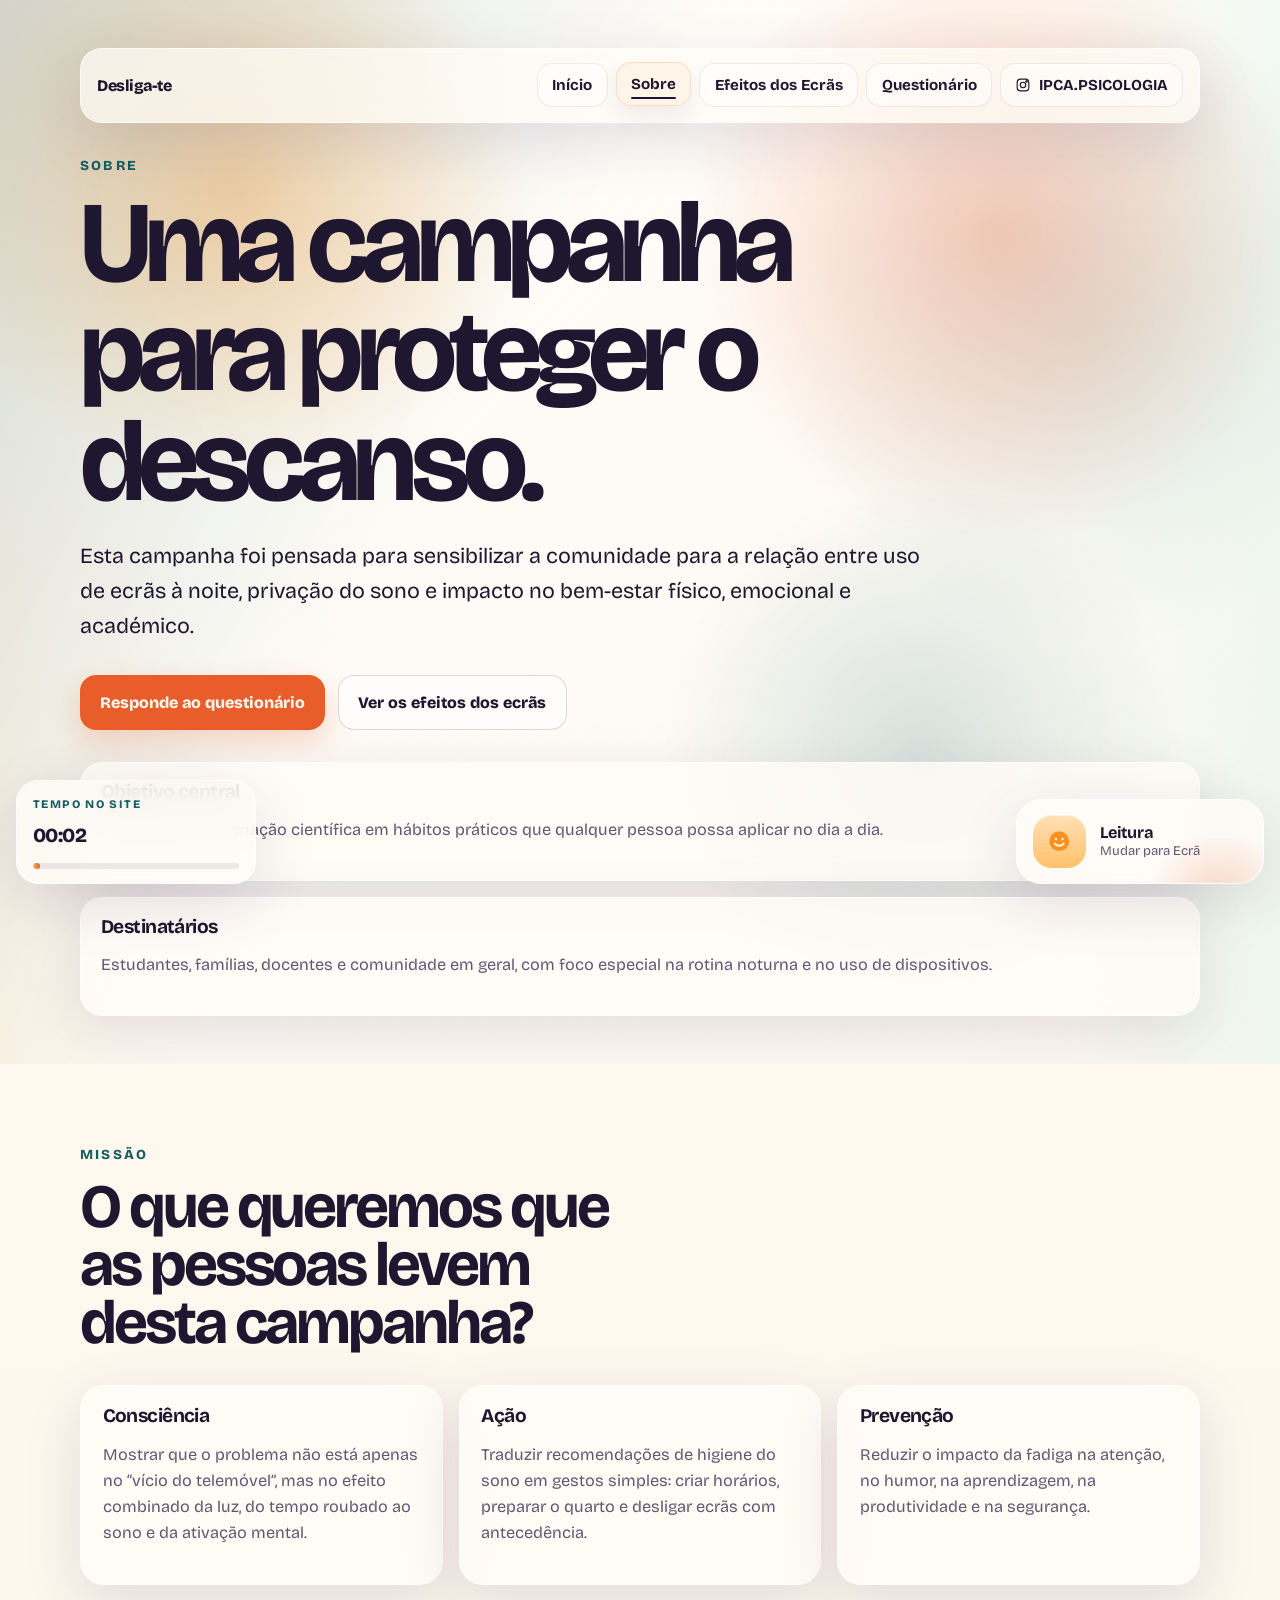
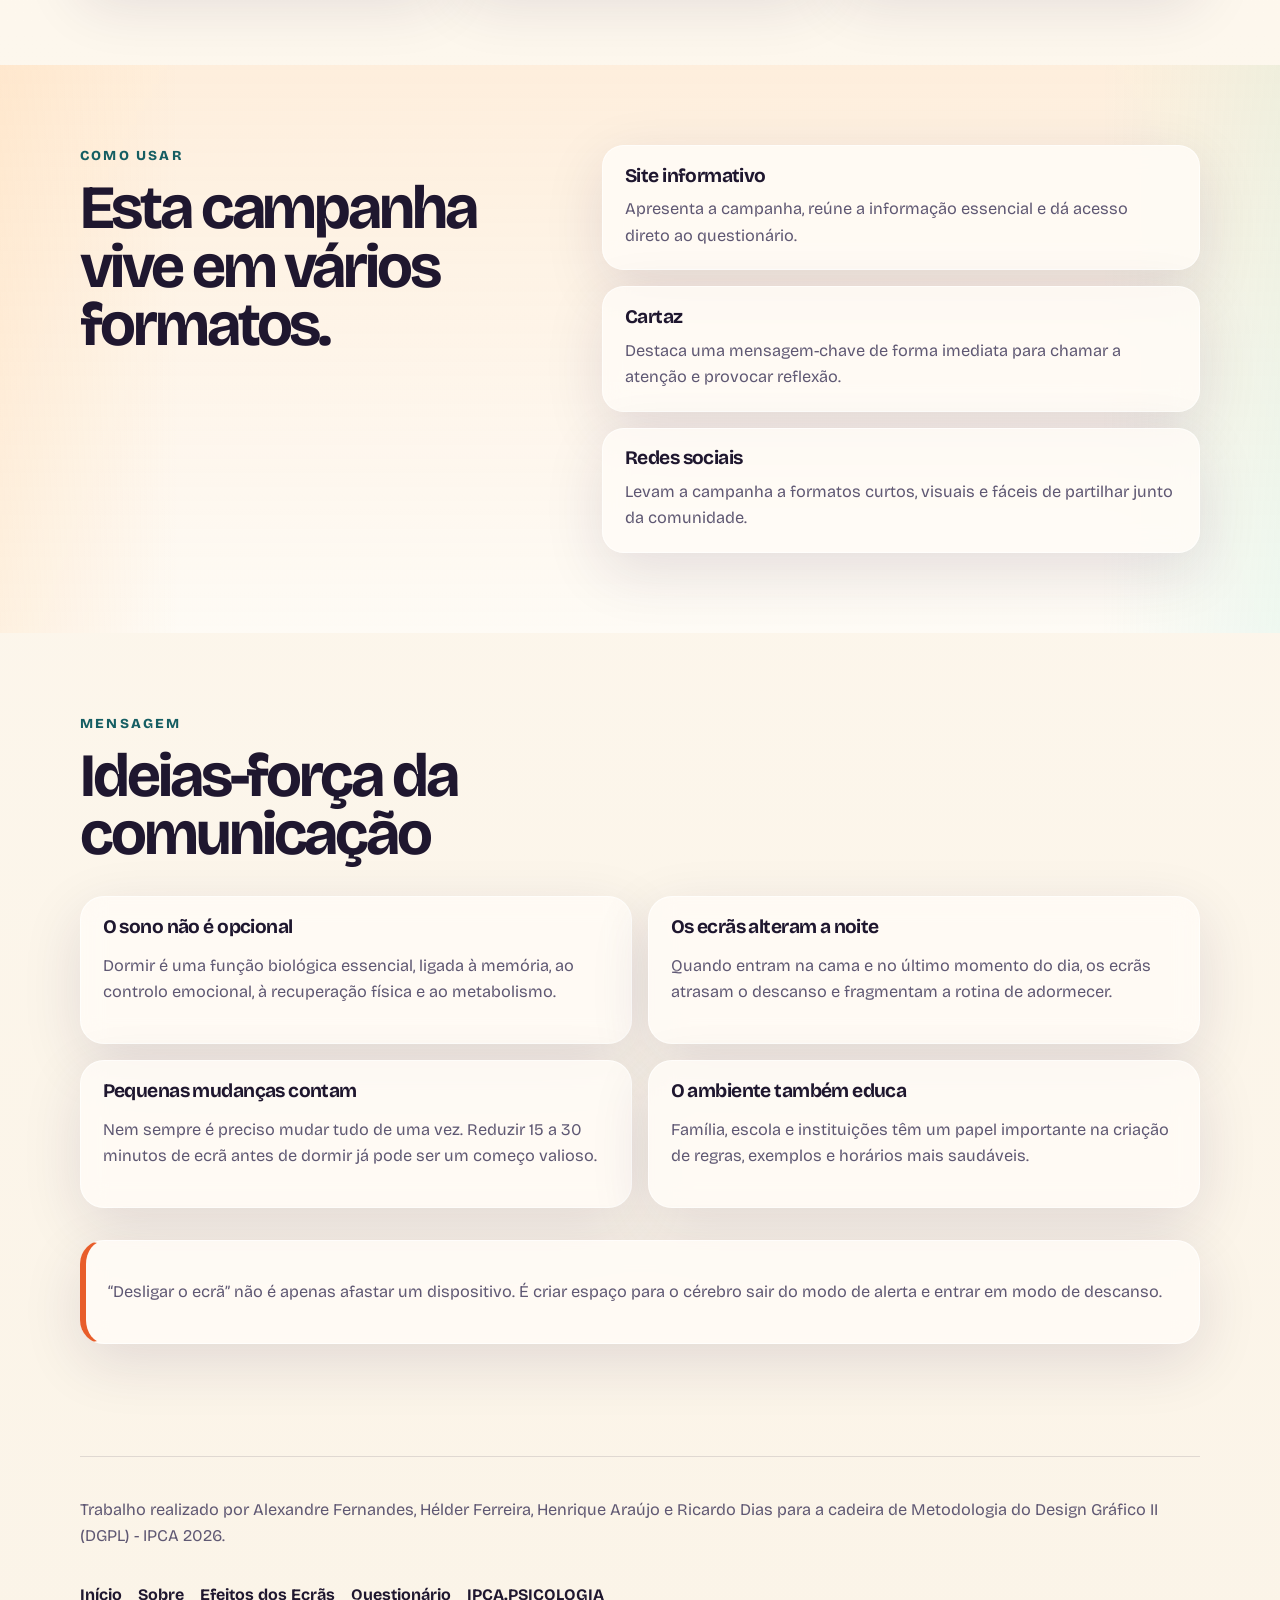
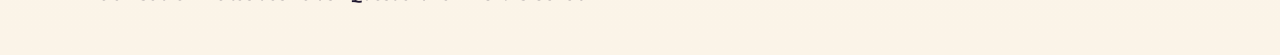
<file: sobre.html>
<!DOCTYPE html>
<html lang="pt-PT">
<head>
  <meta charset="UTF-8">
  <meta name="viewport" content="width=device-width, initial-scale=1.0">
  <title>Desliga-te | Sobre</title>
  <link rel="preconnect" href="https://fonts.googleapis.com">
  <link rel="preconnect" href="https://fonts.gstatic.com" crossorigin>
  <link href="https://fonts.googleapis.com/css2?family=Bricolage+Grotesque:wght@400;500;700;800&family=Source+Serif+4:opsz,wght@8..60,400;8..60,600&display=swap" rel="stylesheet">
  <link rel="stylesheet" href="./styles.css">
</head>
<body>
  <header class="hero page-hero">
    <div class="hero__mesh" aria-hidden="true"></div>
    <div class="wrap page-hero__layout">
      <nav class="site-nav" aria-label="Navegação principal">
        <div class="site-nav__inner">
          <a class="site-nav__brand" href="./index.html">Desliga-te</a>
          <div class="site-nav__links">
            <a href="./index.html">Início</a>
            <a href="./sobre.html" aria-current="page">Sobre</a>
            <a href="./efeitos-ecras.html">Efeitos dos Ecrãs</a>
            <a href="./questionario.html">Questionário</a>
            <a class="site-nav__social" href="https://www.instagram.com/ipca.psicologia/" target="_blank" rel="noreferrer">
              <svg viewBox="0 0 24 24" aria-hidden="true">
                <rect x="3.25" y="3.25" width="17.5" height="17.5" rx="5"></rect>
                <circle cx="12" cy="12" r="4.1"></circle>
                <circle cx="17.35" cy="6.65" r="1.15"></circle>
              </svg>
              <span>IPCA.PSICOLOGIA</span>
            </a>
          </div>
        </div>
      </nav>

      <div class="page-hero__copy">
        <p class="eyebrow">Sobre</p>
        <h1>Uma campanha para proteger o descanso.</h1>
        <p class="hero__lead">
          Esta campanha foi pensada para sensibilizar a comunidade para a relação entre uso de ecrãs à noite,
          privação do sono e impacto no bem-estar físico, emocional e académico.
        </p>
        <div class="inline-links">
          <a class="button button--primary" href="./questionario.html">Responde ao questionário</a>
          <a class="button button--ghost" href="./efeitos-ecras.html">Ver os efeitos dos ecrãs</a>
        </div>
      </div>

      <div class="page-hero__aside">
        <article>
          <h3>Objetivo central</h3>
          <p>Transformar informação científica em hábitos práticos que qualquer pessoa possa aplicar no dia a dia.</p>
        </article>
        <article>
          <h3>Destinatários</h3>
          <p>Estudantes, famílias, docentes e comunidade em geral, com foco especial na rotina noturna e no uso de dispositivos.</p>
        </article>
      </div>
    </div>
  </header>

  <main>
    <section class="section">
      <div class="wrap">
        <p class="eyebrow">Missão</p>
        <h2>O que queremos que as pessoas levem desta campanha?</h2>
        <div class="spotlight-grid">
          <article class="spotlight">
            <h3>Consciência</h3>
            <p>Mostrar que o problema não está apenas no “vício do telemóvel”, mas no efeito combinado da luz, do tempo roubado ao sono e da ativação mental.</p>
          </article>
          <article class="spotlight">
            <h3>Ação</h3>
            <p>Traduzir recomendações de higiene do sono em gestos simples: criar horários, preparar o quarto e desligar ecrãs com antecedência.</p>
          </article>
          <article class="spotlight">
            <h3>Prevenção</h3>
            <p>Reduzir o impacto da fadiga na atenção, no humor, na aprendizagem, na produtividade e na segurança.</p>
          </article>
        </div>
      </div>
    </section>

    <section class="section section--tint">
      <div class="wrap grid grid--2">
        <div>
          <p class="eyebrow">Como usar</p>
          <h2>Esta campanha vive em vários formatos.</h2>
        </div>
        <div class="stack">
          <div class="note">
            <h3>Site informativo</h3>
            <p>Apresenta a campanha, reúne a informação essencial e dá acesso direto ao questionário.</p>
          </div>
          <div class="note">
            <h3>Cartaz</h3>
            <p>Destaca uma mensagem-chave de forma imediata para chamar a atenção e provocar reflexão.</p>
          </div>
          <div class="note">
            <h3>Redes sociais</h3>
            <p>Levam a campanha a formatos curtos, visuais e fáceis de partilhar junto da comunidade.</p>
          </div>
        </div>
      </div>
    </section>

    <section class="section">
      <div class="wrap">
        <p class="eyebrow">Mensagem</p>
        <h2>Ideias-força da comunicação</h2>
        <div class="resource-grid">
          <article class="resource">
            <h3>O sono não é opcional</h3>
            <p>Dormir é uma função biológica essencial, ligada à memória, ao controlo emocional, à recuperação física e ao metabolismo.</p>
          </article>
          <article class="resource">
            <h3>Os ecrãs alteram a noite</h3>
            <p>Quando entram na cama e no último momento do dia, os ecrãs atrasam o descanso e fragmentam a rotina de adormecer.</p>
          </article>
          <article class="resource">
            <h3>Pequenas mudanças contam</h3>
            <p>Nem sempre é preciso mudar tudo de uma vez. Reduzir 15 a 30 minutos de ecrã antes de dormir já pode ser um começo valioso.</p>
          </article>
          <article class="resource">
            <h3>O ambiente também educa</h3>
            <p>Família, escola e instituições têm um papel importante na criação de regras, exemplos e horários mais saudáveis.</p>
          </article>
        </div>

        <div class="quote-panel">
          <p>
            “Desligar o ecrã” não é apenas afastar um dispositivo. É criar espaço para o cérebro sair do modo de alerta e entrar em modo de descanso.
          </p>
        </div>
      </div>
    </section>
  </main>

  <footer class="site-footer">
    <div class="wrap site-footer__inner">
      <p>Trabalho realizado por Alexandre Fernandes, Hélder Ferreira, Henrique Araújo e Ricardo Dias para a cadeira de Metodologia do Design Gráfico II (DGPL) - IPCA 2026.</p>
      <div class="site-footer__links">
        <a href="./index.html">Início</a>
        <a href="./sobre.html">Sobre</a>
        <a href="./efeitos-ecras.html">Efeitos dos Ecrãs</a>
        <a href="./questionario.html">Questionário</a>
        <a href="https://www.instagram.com/ipca.psicologia/" target="_blank" rel="noreferrer">IPCA.PSICOLOGIA</a>
      </div>
    </div>
  </footer>
  <script src="./script.js"></script>
</body>
</html>
</file>
<file: styles.css>
:root {
  --bg: #fbf4e8;
  --paper: rgba(255, 252, 247, 0.82);
  --ink: #1f172f;
  --muted: #5f5873;
  --accent: #e85d2a;
  --accent-soft: #ffd3a2;
  --leaf: #155e63;
  --leaf-soft: #b8ead7;
  --night: #171428;
  --night-soft: #22203a;
  --line: rgba(31, 23, 47, 0.12);
  --shadow: 0 18px 60px rgba(41, 26, 74, 0.12);
}

body[data-theme="reading"] {
  --bg: #fbf4e8;
  --paper: rgba(255, 252, 247, 0.82);
  --ink: #1f172f;
  --muted: #5f5873;
  --accent: #e85d2a;
  --accent-soft: #ffd3a2;
  --leaf: #155e63;
  --leaf-soft: #b8ead7;
  --night: #171428;
  --night-soft: #22203a;
  --line: rgba(31, 23, 47, 0.12);
  --shadow: 0 18px 60px rgba(41, 26, 74, 0.12);
}

body[data-theme="screen"] {
  --bg: #dcecff;
  --paper: rgba(241, 247, 255, 0.82);
  --ink: #102542;
  --muted: #47617d;
  --accent: #2e86ff;
  --accent-soft: #b8d9ff;
  --leaf: #0b5cab;
  --leaf-soft: #cfe6ff;
  --night: #081325;
  --night-soft: #10213d;
  --line: rgba(16, 37, 66, 0.14);
  --shadow: 0 18px 60px rgba(23, 70, 132, 0.16);
}

* {
  box-sizing: border-box;
}

[hidden] {
  display: none !important;
}

html {
  scroll-behavior: smooth;
}

body {
  margin: 0;
  background:
    radial-gradient(circle at top left, rgba(232, 93, 42, 0.18), transparent 24rem),
    radial-gradient(circle at 85% 10%, rgba(21, 94, 99, 0.18), transparent 20rem),
    linear-gradient(180deg, #fffaf2 0%, var(--bg) 100%);
  color: var(--ink);
  font-family: "Bricolage Grotesque", "Trebuchet MS", sans-serif;
  line-height: 1.6;
  position: relative;
  isolation: isolate;
  transition: background 320ms ease, color 220ms ease;
}

a {
  color: inherit;
}

body::before {
  content: "";
  position: fixed;
  inset: 0;
  z-index: 30;
  pointer-events: none;
  opacity: 0;
  background:
    radial-gradient(circle at 18% 16%, rgba(120, 193, 255, 0.34), transparent 30%),
    radial-gradient(circle at 82% 10%, rgba(28, 102, 255, 0.24), transparent 26%),
    linear-gradient(180deg, rgba(67, 146, 255, 0.12), rgba(19, 75, 170, 0.32));
  transition: opacity 280ms ease;
}

body[data-theme="screen"]::before {
  opacity: 1;
}

body:not([data-theme]) [data-mode-visibility="screen"],
body:not([data-theme]) [data-mode-copy="screen"] {
  display: none;
}

@keyframes float-in {
  from {
    opacity: 0;
    transform: translateY(28px);
  }

  to {
    opacity: 1;
    transform: translateY(0);
  }
}

@keyframes pulse-glow {
  0%,
  100% {
    box-shadow: 0 12px 30px rgba(232, 93, 42, 0.24);
  }

  50% {
    box-shadow: 0 18px 38px rgba(232, 93, 42, 0.34);
  }
}

@keyframes pulse-glow-screen {
  0%,
  100% {
    box-shadow: 0 12px 30px rgba(46, 134, 255, 0.24);
  }

  50% {
    box-shadow: 0 18px 38px rgba(46, 134, 255, 0.34);
  }
}

.site-nav {
  position: sticky;
  top: 0;
  z-index: 10;
  padding: 1rem 0 0;
}

.site-nav__inner {
  display: flex;
  align-items: center;
  justify-content: space-between;
  gap: 1rem;
  padding: 0.9rem 1rem;
  border-radius: 1.35rem;
  background: rgba(255, 252, 247, 0.72);
  backdrop-filter: blur(18px);
  border: 1px solid rgba(255, 255, 255, 0.72);
  box-shadow: var(--shadow);
}

.site-nav__brand {
  font-weight: 800;
  letter-spacing: -0.03em;
  text-decoration: none;
}

.site-nav__links {
  display: flex;
  flex-wrap: wrap;
  gap: 0.5rem;
}

.site-nav__links a {
  position: relative;
  padding: 0.55rem 0.9rem;
  border-radius: 0.95rem;
  border: 1px solid rgba(31, 23, 47, 0.08);
  background: rgba(255, 255, 255, 0.44);
  color: var(--ink);
  font-size: 0.95rem;
  font-weight: 700;
  text-decoration: none;
  box-shadow: inset 0 1px 0 rgba(255, 255, 255, 0.54);
  transition: background-color 180ms ease, transform 180ms ease, border-color 180ms ease, box-shadow 180ms ease;
}

.site-nav__social {
  display: inline-flex;
  align-items: center;
  gap: 0.45rem;
}

.site-nav__social svg {
  width: 1rem;
  height: 1rem;
  flex: 0 0 auto;
  fill: none;
  stroke: currentColor;
  stroke-width: 1.7;
}

.site-nav__links a::after {
  content: "";
  position: absolute;
  left: 0.9rem;
  right: 0.9rem;
  bottom: 0.38rem;
  height: 2px;
  border-radius: 999px;
  background: currentColor;
  transform: scaleX(0);
  transform-origin: center;
  transition: transform 180ms ease;
}

.site-nav__links a:hover,
.site-nav__links a[aria-current="page"] {
  background: rgba(255, 243, 230, 0.9);
  border-color: rgba(232, 93, 42, 0.16);
  box-shadow: 0 10px 22px rgba(41, 26, 74, 0.08);
  transform: translateY(-1px);
}

.site-nav__links a:hover::after,
.site-nav__links a[aria-current="page"]::after {
  transform: scaleX(1);
}

body[data-theme="screen"] .site-nav__links a:hover,
body[data-theme="screen"] .site-nav__links a[aria-current="page"] {
  background: rgba(237, 245, 255, 0.96);
  border-color: rgba(46, 134, 255, 0.18);
}

.wrap {
  width: min(1120px, calc(100% - 2rem));
  margin: 0 auto;
}

.hero {
  position: relative;
  overflow: hidden;
  min-height: 100vh;
  display: flex;
  align-items: center;
  padding: 3rem 0 4rem;
}

.hero::before {
  content: "";
  position: absolute;
  inset: 0;
  background:
    linear-gradient(90deg, rgba(255, 197, 130, 0.22) 0, rgba(255, 197, 130, 0) 16%),
    linear-gradient(270deg, rgba(177, 232, 214, 0.24) 0, rgba(177, 232, 214, 0) 18%);
  pointer-events: none;
}

body[data-theme="screen"] .hero::before {
  background:
    linear-gradient(90deg, rgba(132, 185, 255, 0.26) 0, rgba(132, 185, 255, 0) 16%),
    linear-gradient(270deg, rgba(176, 208, 255, 0.24) 0, rgba(176, 208, 255, 0) 18%);
}

.hero__mesh {
  position: absolute;
  inset: 0;
  background:
    linear-gradient(120deg, rgba(21, 94, 99, 0.18), transparent 38%),
    radial-gradient(circle at 18% 18%, rgba(255, 211, 162, 0.9), transparent 22%),
    radial-gradient(circle at 78% 22%, rgba(232, 93, 42, 0.28), transparent 24%),
    radial-gradient(circle at 72% 70%, rgba(21, 94, 99, 0.16), transparent 22%),
    linear-gradient(135deg, rgba(255, 255, 255, 0.58), rgba(255, 255, 255, 0.16));
  filter: saturate(1.05);
}

.hero__content {
  position: relative;
  z-index: 1;
  animation: float-in 640ms ease both;
}

.hero__nav {
  margin-bottom: 2rem;
}

.eyebrow {
  margin: 0 0 0.75rem;
  color: var(--leaf);
  font-size: 0.86rem;
  font-weight: 800;
  letter-spacing: 0.16em;
  text-transform: uppercase;
}

h1,
h2,
h3 {
  margin: 0;
  line-height: 0.95;
}

h1 {
  max-width: 10ch;
  font-size: clamp(3.6rem, 9vw, 7.8rem);
  letter-spacing: -0.06em;
}

h2 {
  max-width: 14ch;
  font-size: clamp(2rem, 4.8vw, 4.2rem);
  letter-spacing: -0.05em;
}

h3 {
  font-size: 1.2rem;
  letter-spacing: -0.03em;
}

.hero__lead,
.campaign-box__footer,
.sources__note,
p,
li {
  font-size: 1.02rem;
  color: var(--muted);
}

.hero__lead {
  max-width: 56rem;
  margin: 1.4rem 0 2rem;
  font-size: clamp(1.08rem, 2vw, 1.35rem);
  color: var(--ink);
}

.hero__actions,
.form-actions {
  display: flex;
  flex-wrap: wrap;
  gap: 0.9rem;
  align-items: center;
}

.hero__actions {
  margin: 0 0 2rem;
}

.mode-caption {
  max-width: 42rem;
  margin-bottom: 1.6rem;
  padding: 0.95rem 1.1rem;
  border-radius: 1.2rem;
  background: rgba(255, 255, 255, 0.5);
  border: 1px solid rgba(255, 255, 255, 0.65);
  color: var(--ink);
  box-shadow: var(--shadow);
}

.mode-caption strong {
  color: var(--ink);
}

.mode-caption--screen {
  background: rgba(226, 239, 255, 0.62);
}

.button {
  display: inline-flex;
  align-items: center;
  justify-content: center;
  min-height: 3.25rem;
  padding: 0.85rem 1.2rem;
  border: 1px solid transparent;
  border-radius: 1rem;
  font-weight: 800;
  text-decoration: none;
  transition: transform 180ms ease, background-color 180ms ease, border-color 180ms ease;
}

.button:hover {
  transform: translateY(-2px);
}

.button--primary {
  background: var(--accent);
  color: #fff8f2;
  box-shadow: 0 12px 30px rgba(232, 93, 42, 0.24);
  animation: pulse-glow 4s ease-in-out infinite;
}

body[data-theme="screen"] .button--primary {
  animation-name: pulse-glow-screen;
}

.button--ghost {
  border-color: rgba(31, 23, 47, 0.16);
  background: rgba(255, 255, 255, 0.58);
  color: var(--ink);
}

.hero__stats {
  display: grid;
  grid-template-columns: repeat(3, minmax(0, 1fr));
  gap: 1rem;
}

.hero__stats article,
.note,
.card,
.habit,
.campaign-box {
  backdrop-filter: blur(12px);
  background: var(--paper);
  border: 1px solid rgba(255, 255, 255, 0.65);
  box-shadow: var(--shadow);
  transition: transform 220ms ease, background-color 220ms ease, border-color 220ms ease, box-shadow 220ms ease;
}

.hero__stats article {
  padding: 1.2rem;
  border-radius: 1.4rem;
  animation: float-in 700ms ease both;
}

.hero__stats article:nth-child(2) {
  animation-delay: 90ms;
}

.hero__stats article:nth-child(3) {
  animation-delay: 180ms;
}

.hero__stats strong {
  display: block;
  margin-bottom: 0.45rem;
  color: var(--accent);
  font-size: 2.1rem;
  line-height: 1;
}

.hero__stats span {
  color: var(--ink);
  font-size: 0.98rem;
}

.section {
  padding: 5rem 0;
}

.section--tint {
  position: relative;
  overflow: hidden;
  background:
    linear-gradient(90deg, rgba(255, 211, 162, 0.26) 0, rgba(255, 211, 162, 0) 14%),
    linear-gradient(270deg, rgba(185, 238, 223, 0.22) 0, rgba(185, 238, 223, 0) 14%),
    linear-gradient(180deg, rgba(255, 212, 166, 0.32), rgba(255, 255, 255, 0)),
    linear-gradient(180deg, rgba(255, 255, 255, 0.5), rgba(255, 255, 255, 0.5));
}

body[data-theme="screen"] .section--tint {
  background:
    linear-gradient(90deg, rgba(167, 208, 255, 0.28) 0, rgba(167, 208, 255, 0) 14%),
    linear-gradient(270deg, rgba(194, 221, 255, 0.24) 0, rgba(194, 221, 255, 0) 14%),
    linear-gradient(180deg, rgba(151, 198, 255, 0.34), rgba(255, 255, 255, 0)),
    linear-gradient(180deg, rgba(248, 251, 255, 0.68), rgba(234, 243, 255, 0.4));
}

.section--dark {
  position: relative;
  overflow: hidden;
  background:
    linear-gradient(90deg, rgba(63, 135, 255, 0.18) 0, rgba(63, 135, 255, 0) 15%),
    linear-gradient(270deg, rgba(121, 104, 255, 0.16) 0, rgba(121, 104, 255, 0) 15%),
    radial-gradient(circle at top right, rgba(255, 163, 109, 0.22), transparent 24rem),
    linear-gradient(180deg, var(--night-soft), var(--night));
}

.section--dark .eyebrow,
.section--dark h2,
.section--dark h3,
.section--dark p {
  color: #f6f0ff;
}

.section--cycle {
  background:
    radial-gradient(circle at 14% 22%, rgba(88, 152, 255, 0.28), transparent 20rem),
    radial-gradient(circle at 86% 14%, rgba(158, 108, 255, 0.18), transparent 18rem),
    linear-gradient(180deg, #132746, #0b1730 58%, #081120);
}

.section--cycle .resource,
.section--cycle .quote-panel {
  background:
    linear-gradient(180deg, rgba(238, 246, 255, 0.96), rgba(218, 232, 255, 0.9)),
    rgba(255, 255, 255, 0.88);
  border: 1px solid rgba(146, 185, 255, 0.34);
  box-shadow: 0 18px 44px rgba(5, 14, 35, 0.26);
}

.section--cycle .resource h3,
.section--cycle .resource p,
.section--cycle .quote-panel p {
  color: #14243d;
}

.section--cycle .resource {
  position: relative;
  overflow: hidden;
}

.section--cycle .resource::before {
  content: "";
  position: absolute;
  inset: 0 auto 0 0;
  width: 0.42rem;
  background: linear-gradient(180deg, #85b8ff, #2e86ff);
}

.section--cycle .resource:nth-child(2)::before {
  background: linear-gradient(180deg, #9cb7ff, #5a6fff);
}

.section--cycle .resource:nth-child(3)::before {
  background: linear-gradient(180deg, #bcb2ff, #7f68ff);
}

.section--cycle .resource:nth-child(4)::before {
  background: linear-gradient(180deg, #92d6ff, #3aa4ff);
}

.section--cycle .quote-panel {
  border-left: 6px solid #5fa3ff;
}

.section--sources {
  padding-top: 4rem;
  border-top: 1px solid var(--line);
}

.page-hero {
  min-height: auto;
  padding: 2rem 0 3rem;
}

.page-hero h1 {
  max-width: 12ch;
}

.page-hero__layout {
  position: relative;
  z-index: 1;
  display: grid;
  gap: 2rem;
}

.page-hero__copy {
  max-width: 54rem;
}

.page-hero__aside {
  display: grid;
  gap: 1rem;
}

.page-hero__aside article {
  padding: 1.25rem;
  border-radius: 1.4rem;
  backdrop-filter: blur(12px);
  background: var(--paper);
  border: 1px solid rgba(255, 255, 255, 0.65);
  box-shadow: var(--shadow);
}

.grid {
  display: grid;
  gap: 2rem;
}

.grid--2 {
  grid-template-columns: 0.9fr 1.1fr;
  align-items: start;
}

.stack {
  display: grid;
  gap: 1rem;
}

.note {
  padding: 1.3rem 1.4rem;
  border-radius: 1.35rem;
}

.note:hover,
.card:hover,
.habit:hover,
.spotlight:hover,
.resource:hover,
.stat:hover,
.campaign-box:hover {
  transform: translateY(-6px);
}

.note p,
.card p,
.habit p,
.benefits p {
  margin: 0.7rem 0 0;
}

.cards {
  display: grid;
  grid-template-columns: repeat(4, minmax(0, 1fr));
  gap: 1rem;
  margin-top: 2rem;
}

.card {
  padding: 1.35rem;
  border-radius: 1.4rem;
  min-height: 100%;
  animation: float-in 620ms ease both;
}

.card:nth-child(3n + 1) {
  border-top: 6px solid var(--accent);
}

.card:nth-child(3n + 2) {
  border-top: 6px solid var(--leaf);
}

.card:nth-child(3n) {
  border-top: 6px solid #c26cc8;
}

.card:nth-child(2) { animation-delay: 70ms; }
.card:nth-child(3) { animation-delay: 140ms; }
.card:nth-child(4) { animation-delay: 210ms; }
.card:nth-child(5) { animation-delay: 280ms; }
.card:nth-child(6) { animation-delay: 350ms; }
.card:nth-child(7) { animation-delay: 420ms; }
.card:nth-child(8) { animation-delay: 490ms; }

.cards--negative .card {
  background:
    linear-gradient(180deg, rgba(255, 255, 255, 0.55), rgba(212, 229, 255, 0.62)),
    var(--paper);
}

.cards--negative .card:nth-child(3n + 1) {
  border-top-color: #2e86ff;
}

.cards--negative .card:nth-child(3n + 2) {
  border-top-color: #6d7cff;
}

.cards--negative .card:nth-child(3n) {
  border-top-color: #9b59ff;
}

.habit-grid,
.benefits {
  display: grid;
  gap: 1rem;
  margin-top: 2rem;
}

.habit-grid {
  grid-template-columns: repeat(3, minmax(0, 1fr));
}

.habit {
  padding: 1.35rem;
  border-radius: 1.5rem;
  animation: float-in 620ms ease both;
}

.habit__tag {
  display: inline-flex;
  align-items: center;
  gap: 0.4rem;
  margin-bottom: 0.85rem;
  padding: 0.32rem 0.7rem;
  border-radius: 999px;
  background: var(--accent-soft);
  color: var(--ink);
  font-size: 0.78rem;
  font-weight: 700;
  letter-spacing: 0.04em;
  text-transform: uppercase;
}

body[data-theme="screen"] .habit__tag {
  background: rgba(184, 217, 255, 0.9);
}

.benefits {
  grid-template-columns: repeat(4, minmax(0, 1fr));
}

.benefits article {
  padding: 1.3rem 1.2rem 1.4rem;
  border-top: 1px solid rgba(255, 255, 255, 0.16);
  animation: float-in 620ms ease both;
}

.benefits h3 {
  margin-bottom: 0.3rem;
}

.campaign-box {
  padding: 2rem;
  border-radius: 1.7rem;
}

.campaign-box--warning {
  background:
    linear-gradient(180deg, rgba(244, 249, 255, 0.92), rgba(208, 228, 255, 0.88)),
    var(--paper);
  border-color: rgba(113, 165, 255, 0.32);
}

.campaign-box--warning .steps strong {
  color: var(--accent);
}

.spotlight-grid,
.resource-grid,
.stat-grid {
  display: grid;
  gap: 1rem;
  margin-top: 2rem;
}

.spotlight-grid {
  grid-template-columns: repeat(3, minmax(0, 1fr));
}

.resource-grid {
  grid-template-columns: repeat(2, minmax(0, 1fr));
}

.stat-grid {
  grid-template-columns: repeat(4, minmax(0, 1fr));
}

.spotlight,
.resource,
.stat,
.quote-panel {
  padding: 1.35rem;
  border-radius: 1.5rem;
  backdrop-filter: blur(12px);
  background: var(--paper);
  border: 1px solid rgba(255, 255, 255, 0.65);
  box-shadow: var(--shadow);
  animation: float-in 620ms ease both;
}

.spotlight h3,
.resource h3,
.stat h3 {
  margin-bottom: 0.45rem;
}

.quote-panel {
  margin-top: 2rem;
  border-left: 6px solid var(--accent);
}

.section--explore {
  position: relative;
  overflow: hidden;
}

.section--explore::before {
  content: "";
  position: absolute;
  inset: 0;
  background: none;
  pointer-events: none;
}

body[data-theme="screen"] .section--explore::before {
  background: none;
}

.launchpad {
  position: relative;
  z-index: 1;
  display: grid;
  grid-template-columns: repeat(3, minmax(0, 1fr));
  gap: 1rem;
  margin-top: 2rem;
}

.launchpad__item {
  position: relative;
  overflow: hidden;
  padding: 1.5rem;
  border-radius: 1.6rem;
  text-decoration: none;
  backdrop-filter: blur(12px);
  background: #fff1dc;
  border: 1px solid rgba(232, 93, 42, 0.16);
  box-shadow: var(--shadow);
  transition: transform 220ms ease, box-shadow 220ms ease;
  animation: float-in 640ms ease both;
}

.launchpad__item::before {
  content: "";
  position: absolute;
  inset: 0 auto 0 0;
  width: 0.42rem;
  height: auto;
  background: linear-gradient(180deg, #ffb45f, #e85d2a);
  pointer-events: none;
}

.launchpad__item::after {
  display: none;
}

body[data-theme="screen"] .launchpad__item::before {
  background: linear-gradient(180deg, #8fc0ff, #2e86ff);
}

body[data-theme="screen"] .launchpad__item {
  background: #e8f2ff;
  border-color: rgba(46, 134, 255, 0.18);
}

.launchpad__item:hover {
  transform: translateY(-8px) rotate(-0.5deg);
  box-shadow: 0 22px 64px rgba(41, 26, 74, 0.18);
}

.launchpad__item h3 {
  margin-bottom: 0.55rem;
}

.launchpad__item p {
  margin: 0;
}

.launchpad__meta {
  display: inline-flex;
  margin-bottom: 0.8rem;
  padding: 0.3rem 0.65rem;
  border-radius: 999px;
  background: rgba(255, 210, 162, 0.92);
  color: var(--ink);
  font-size: 0.75rem;
  font-weight: 800;
  letter-spacing: 0.08em;
  text-transform: uppercase;
}

body[data-theme="screen"] .launchpad__meta {
  background: rgba(184, 217, 255, 0.95);
}

.inline-links {
  display: flex;
  flex-wrap: wrap;
  gap: 0.8rem;
  margin-top: 1.4rem;
}

.site-footer {
  padding: 2rem 0 3rem;
}

.site-footer__inner {
  display: flex;
  justify-content: space-between;
  gap: 1rem;
  flex-wrap: wrap;
  padding-top: 1.5rem;
  border-top: 1px solid var(--line);
}

.site-footer__links {
  display: flex;
  flex-wrap: wrap;
  gap: 0.6rem 1rem;
}

.site-footer__links a {
  font-weight: 700;
  text-decoration: none;
}

.mode-toggle {
  position: fixed;
  right: 1rem;
  bottom: 1rem;
  z-index: 40;
}

.visit-timer {
  position: fixed;
  left: 1rem;
  bottom: 1rem;
  z-index: 40;
  width: min(15rem, calc(100vw - 2rem));
  padding: 0.9rem 1rem 0.85rem;
  border-radius: 1.4rem;
  background: rgba(255, 252, 247, 0.82);
  border: 1px solid rgba(255, 255, 255, 0.72);
  backdrop-filter: blur(18px);
  box-shadow: var(--shadow);
}

.visit-timer__label {
  margin-bottom: 0.32rem;
  color: var(--leaf);
  font-size: 0.72rem;
  font-weight: 800;
  letter-spacing: 0.12em;
  text-transform: uppercase;
}

.visit-timer__time {
  color: var(--ink);
  font-size: 1.25rem;
  font-weight: 800;
  letter-spacing: -0.03em;
}

.visit-timer__track {
  display: block;
  width: 100%;
  height: 0.42rem;
  margin-top: 0.75rem;
  border-radius: 999px;
  background: rgba(31, 23, 47, 0.08);
  overflow: hidden;
}

.visit-timer__fill {
  display: block;
  width: 0;
  height: 100%;
  border-radius: inherit;
  background: linear-gradient(90deg, #ffb45f, #e85d2a);
  transition: width 800ms linear;
}

.visit-timer.is-overlimit {
  background: rgba(231, 242, 255, 0.96);
  border-color: rgba(103, 164, 255, 0.42);
  box-shadow:
    0 0 0 1px rgba(140, 190, 255, 0.18),
    0 18px 44px rgba(46, 134, 255, 0.22);
}

.visit-timer.is-overlimit .visit-timer__label {
  color: #0b5cab;
}

.visit-timer.is-overlimit .visit-timer__time {
  color: #123765;
}

.visit-timer.is-overlimit .visit-timer__fill {
  background: linear-gradient(90deg, #8fc0ff, #2e86ff);
}

body[data-theme="screen"] .visit-timer {
  background: rgba(235, 244, 255, 0.9);
  border-color: rgba(173, 207, 255, 0.72);
}

body[data-theme="screen"] .visit-timer__label {
  color: #0b5cab;
}

body[data-theme="screen"] .visit-timer__fill {
  background: linear-gradient(90deg, #8fc0ff, #2e86ff);
}

.mode-toggle__button {
  position: relative;
  display: inline-flex;
  align-items: center;
  gap: 0.9rem;
  min-width: 15.5rem;
  padding: 0.95rem 1rem;
  border: 1px solid rgba(255, 255, 255, 0.72);
  border-radius: 1.6rem;
  background: rgba(255, 252, 247, 0.82);
  backdrop-filter: blur(18px);
  box-shadow: var(--shadow);
  color: var(--ink);
  font: inherit;
  text-align: left;
  cursor: pointer;
  overflow: hidden;
  transition: transform 200ms ease, border-color 200ms ease, background-color 200ms ease, box-shadow 200ms ease;
}

.mode-toggle__button:hover {
  transform: translateY(-4px);
}

.mode-toggle__button:focus-visible {
  outline: 3px solid rgba(232, 93, 42, 0.28);
  outline-offset: 2px;
}

.mode-toggle__glow {
  position: absolute;
  inset: auto -18% -100% 48%;
  height: 8rem;
  background: radial-gradient(circle, rgba(232, 93, 42, 0.24), transparent 68%);
  pointer-events: none;
}

body[data-theme="screen"] .mode-toggle__glow {
  background: radial-gradient(circle, rgba(46, 134, 255, 0.32), transparent 68%);
}

.mode-toggle__icon {
  position: relative;
  z-index: 1;
  display: inline-flex;
  align-items: center;
  justify-content: center;
  width: 3.3rem;
  height: 3.3rem;
  border-radius: 1.15rem;
  background: linear-gradient(180deg, #ffe0b7, #ffc16b);
  box-shadow: inset 0 1px 0 rgba(255, 255, 255, 0.62);
  flex: 0 0 auto;
}

body[data-theme="screen"] .mode-toggle__icon {
  background: linear-gradient(180deg, #c7ddff, #81b5ff);
}

.mode-toggle__icon svg {
  width: 1.65rem;
  height: 1.65rem;
  display: block;
}

.mode-toggle__text {
  position: relative;
  z-index: 1;
  display: grid;
  gap: 0.08rem;
}

.mode-toggle__text strong {
  color: var(--ink);
  font-size: 1.02rem;
  line-height: 1.08;
}

.mode-toggle__text span {
  color: var(--muted);
  font-size: 0.82rem;
  line-height: 1.25;
}

body[data-theme="screen"] .mode-toggle__button {
  background: rgba(235, 244, 255, 0.9);
  border-color: rgba(173, 207, 255, 0.72);
}

body[data-theme="screen"] .mode-toggle__button:focus-visible {
  outline-color: rgba(46, 134, 255, 0.28);
}

.form-intro {
  max-width: 46rem;
  margin: 1rem 0 0;
}

.questionnaire-shell {
  display: grid;
  grid-template-columns: minmax(0, 300px) minmax(0, 1fr);
  gap: 1.25rem;
  align-items: start;
}

.questionnaire-aside {
  position: sticky;
  top: 6.2rem;
  display: grid;
  gap: 1rem;
}

.questionnaire-card {
  padding: 1.25rem;
  border-radius: 1.5rem;
  background: var(--paper);
  border: 1px solid rgba(255, 255, 255, 0.7);
  box-shadow: var(--shadow);
}

.questionnaire-card h3 {
  margin-bottom: 0.5rem;
}

.questionnaire-card p {
  margin: 0;
}

.questionnaire-card ul {
  margin: 0.9rem 0 0;
  padding-left: 1.1rem;
  color: var(--muted);
}

.questionnaire-card li + li {
  margin-top: 0.35rem;
}

.questionnaire-index {
  display: grid;
  gap: 0.6rem;
}

.questionnaire-index a {
  display: flex;
  align-items: center;
  gap: 0.75rem;
  padding: 0.8rem 0.95rem;
  border-radius: 1rem;
  text-decoration: none;
  background: rgba(255, 255, 255, 0.58);
  border: 1px solid rgba(31, 23, 47, 0.08);
  transition: transform 180ms ease, background-color 180ms ease;
}

.questionnaire-index a:hover {
  transform: translateY(-2px);
  background: rgba(255, 255, 255, 0.86);
}

.questionnaire-index__tag {
  display: inline-flex;
  align-items: center;
  justify-content: center;
  width: 2rem;
  height: 2rem;
  border-radius: 999px;
  background: var(--accent-soft);
  color: var(--ink);
  font-size: 0.82rem;
  font-weight: 800;
  letter-spacing: 0.05em;
  text-transform: uppercase;
  flex: 0 0 auto;
}

.questionnaire-index__text {
  display: grid;
  gap: 0.08rem;
}

.questionnaire-index__text strong {
  color: var(--ink);
  font-size: 0.96rem;
}

.questionnaire-index__text span {
  color: var(--muted);
  font-size: 0.88rem;
}

.questionnaire-main {
  display: grid;
  gap: 1rem;
}

.survey-form {
  display: grid;
  gap: 1.2rem;
}

.form-section {
  display: grid;
  gap: 1rem;
  padding: 1.5rem;
  border-radius: 1.6rem;
  background: rgba(255, 255, 255, 0.34);
  border: 1px solid rgba(31, 23, 47, 0.08);
}

.form-section__head {
  display: grid;
  gap: 0.45rem;
}

.form-section__topline {
  display: flex;
  align-items: center;
  gap: 0.7rem;
  flex-wrap: wrap;
}

.form-section__badge {
  display: inline-flex;
  align-items: center;
  justify-content: center;
  min-width: 2.2rem;
  height: 2.2rem;
  padding: 0 0.7rem;
  border-radius: 999px;
  background: var(--accent-soft);
  color: var(--ink);
  font-size: 0.82rem;
  font-weight: 800;
  letter-spacing: 0.08em;
  text-transform: uppercase;
}

.form-section__head h3 {
  font-size: 1.45rem;
  line-height: 1;
}

.section-note {
  margin: 0;
  color: var(--muted);
}

.field-grid {
  display: grid;
  grid-template-columns: repeat(2, minmax(0, 1fr));
  gap: 1rem;
}

.field-grid--dense {
  grid-template-columns: repeat(2, minmax(0, 1fr));
}

.field,
.fieldset {
  padding: 1.15rem 1.2rem;
  border-radius: 1.4rem;
  background: var(--paper);
  border: 1px solid rgba(255, 255, 255, 0.65);
  box-shadow: var(--shadow);
}

.field {
  display: grid;
  gap: 0.65rem;
}

.field span,
.fieldset legend {
  color: var(--ink);
  font-weight: 700;
}

.field input,
.field select,
.field textarea {
  width: 100%;
  padding: 0.9rem 1rem;
  border: 1px solid rgba(31, 23, 47, 0.14);
  border-radius: 1rem;
  background: rgba(255, 255, 255, 0.82);
  color: var(--ink);
  font: inherit;
}

.field input:focus,
.field select:focus,
.field textarea:focus {
  outline: 2px solid rgba(232, 93, 42, 0.3);
  border-color: rgba(232, 93, 42, 0.5);
}

.fieldset {
  margin: 0;
}

.fieldset legend {
  padding: 0 0.35rem;
}

.option-row,
.option-grid {
  display: grid;
  gap: 0.75rem;
  margin-top: 0.8rem;
}

.option-row {
  grid-template-columns: repeat(5, minmax(0, 1fr));
}

.option-grid {
  grid-template-columns: repeat(2, minmax(0, 1fr));
}

.option-row label,
.option-grid label {
  display: flex;
  gap: 0.55rem;
  align-items: flex-start;
  color: var(--ink);
  font-size: 0.96rem;
}

.form-status {
  margin: 0;
  color: var(--leaf);
  font-weight: 700;
}

.consent-modal {
  position: fixed;
  inset: 0;
  z-index: 60;
  display: grid;
  place-items: center;
  padding: 1rem;
}

.consent-modal__backdrop {
  position: absolute;
  inset: 0;
  background: rgba(11, 23, 48, 0.46);
  backdrop-filter: blur(6px);
}

.consent-modal__panel {
  position: relative;
  z-index: 1;
  width: min(38rem, calc(100vw - 2rem));
  padding: 1.5rem;
  border-radius: 1.6rem;
  background: rgba(255, 250, 242, 0.96);
  border: 1px solid rgba(255, 255, 255, 0.82);
  box-shadow: 0 24px 60px rgba(20, 21, 43, 0.24);
}

.consent-modal__panel h2 {
  max-width: 16ch;
  margin-bottom: 0.9rem;
}

.consent-modal__panel p:last-of-type {
  margin: 0;
}

.consent-modal__actions {
  display: flex;
  flex-wrap: wrap;
  gap: 0.85rem;
  margin-top: 1.3rem;
}

.form-meta {
  display: grid;
  grid-template-columns: repeat(3, minmax(0, 1fr));
  gap: 0.9rem;
  margin-bottom: 1.6rem;
}

.form-meta__item {
  padding: 1rem 1.05rem;
  border-radius: 1.2rem;
  background: rgba(255, 255, 255, 0.62);
  border: 1px solid rgba(31, 23, 47, 0.08);
}

.form-meta__item strong {
  display: block;
  color: var(--ink);
  margin-bottom: 0.22rem;
}

.steps {
  margin: 1.6rem 0 1rem;
  padding-left: 1.2rem;
}

.steps li + li {
  margin-top: 0.7rem;
}

.sources {
  margin: 1.5rem 0 0;
  padding-left: 1.2rem;
}

.sources li + li {
  margin-top: 0.55rem;
}

.sources a {
  color: var(--leaf);
  font-weight: 700;
  text-decoration-thickness: 0.08em;
  text-underline-offset: 0.14em;
}

.sources__note {
  max-width: 62rem;
  margin-top: 1.2rem;
  font-style: italic;
}

@media (max-width: 980px) {
  .hero {
    min-height: auto;
    padding-top: 5rem;
  }

  .grid--2,
  .cards,
  .habit-grid,
  .benefits,
  .hero__stats,
  .spotlight-grid,
  .resource-grid,
  .stat-grid,
  .launchpad {
    grid-template-columns: 1fr 1fr;
  }

  .questionnaire-shell,
  .form-meta {
    grid-template-columns: 1fr;
  }

  .questionnaire-aside {
    position: static;
  }

  .field-grid,
  .field-grid--dense,
  .option-grid,
  .option-row {
    grid-template-columns: 1fr 1fr;
  }
}

@media (max-width: 720px) {
  .section {
    padding: 3.5rem 0;
  }

  h1 {
    font-size: clamp(3rem, 17vw, 4.8rem);
  }

  h2 {
    font-size: clamp(1.9rem, 11vw, 3rem);
  }

  .grid--2,
  .cards,
  .habit-grid,
  .benefits,
  .hero__stats,
  .spotlight-grid,
  .resource-grid,
  .stat-grid,
  .launchpad {
    grid-template-columns: 1fr;
  }

  .hero__lead,
  .campaign-box__footer,
  .sources__note,
  p,
  li {
    font-size: 0.98rem;
  }

  .campaign-box {
    padding: 1.4rem;
  }

  .field-grid,
  .field-grid--dense,
  .option-grid,
  .option-row {
    grid-template-columns: 1fr;
  }

  .button {
    width: 100%;
  }

  .site-nav__inner,
  .site-nav__links,
  .site-footer__inner {
    flex-direction: column;
    align-items: stretch;
  }

  .site-nav__links a {
    text-align: center;
  }

  .mode-toggle {
    right: 0.75rem;
    bottom: 0.75rem;
    left: 0.75rem;
  }

  .visit-timer {
    left: 0.75rem;
    right: 0.75rem;
    bottom: 6.1rem;
    width: auto;
  }

  .mode-toggle__button {
    width: 100%;
    min-width: 0;
  }
}

@media (prefers-reduced-motion: reduce) {
  *,
  *::before,
  *::after {
    animation: none !important;
    transition: none !important;
    scroll-behavior: auto !important;
  }
}
</file>
